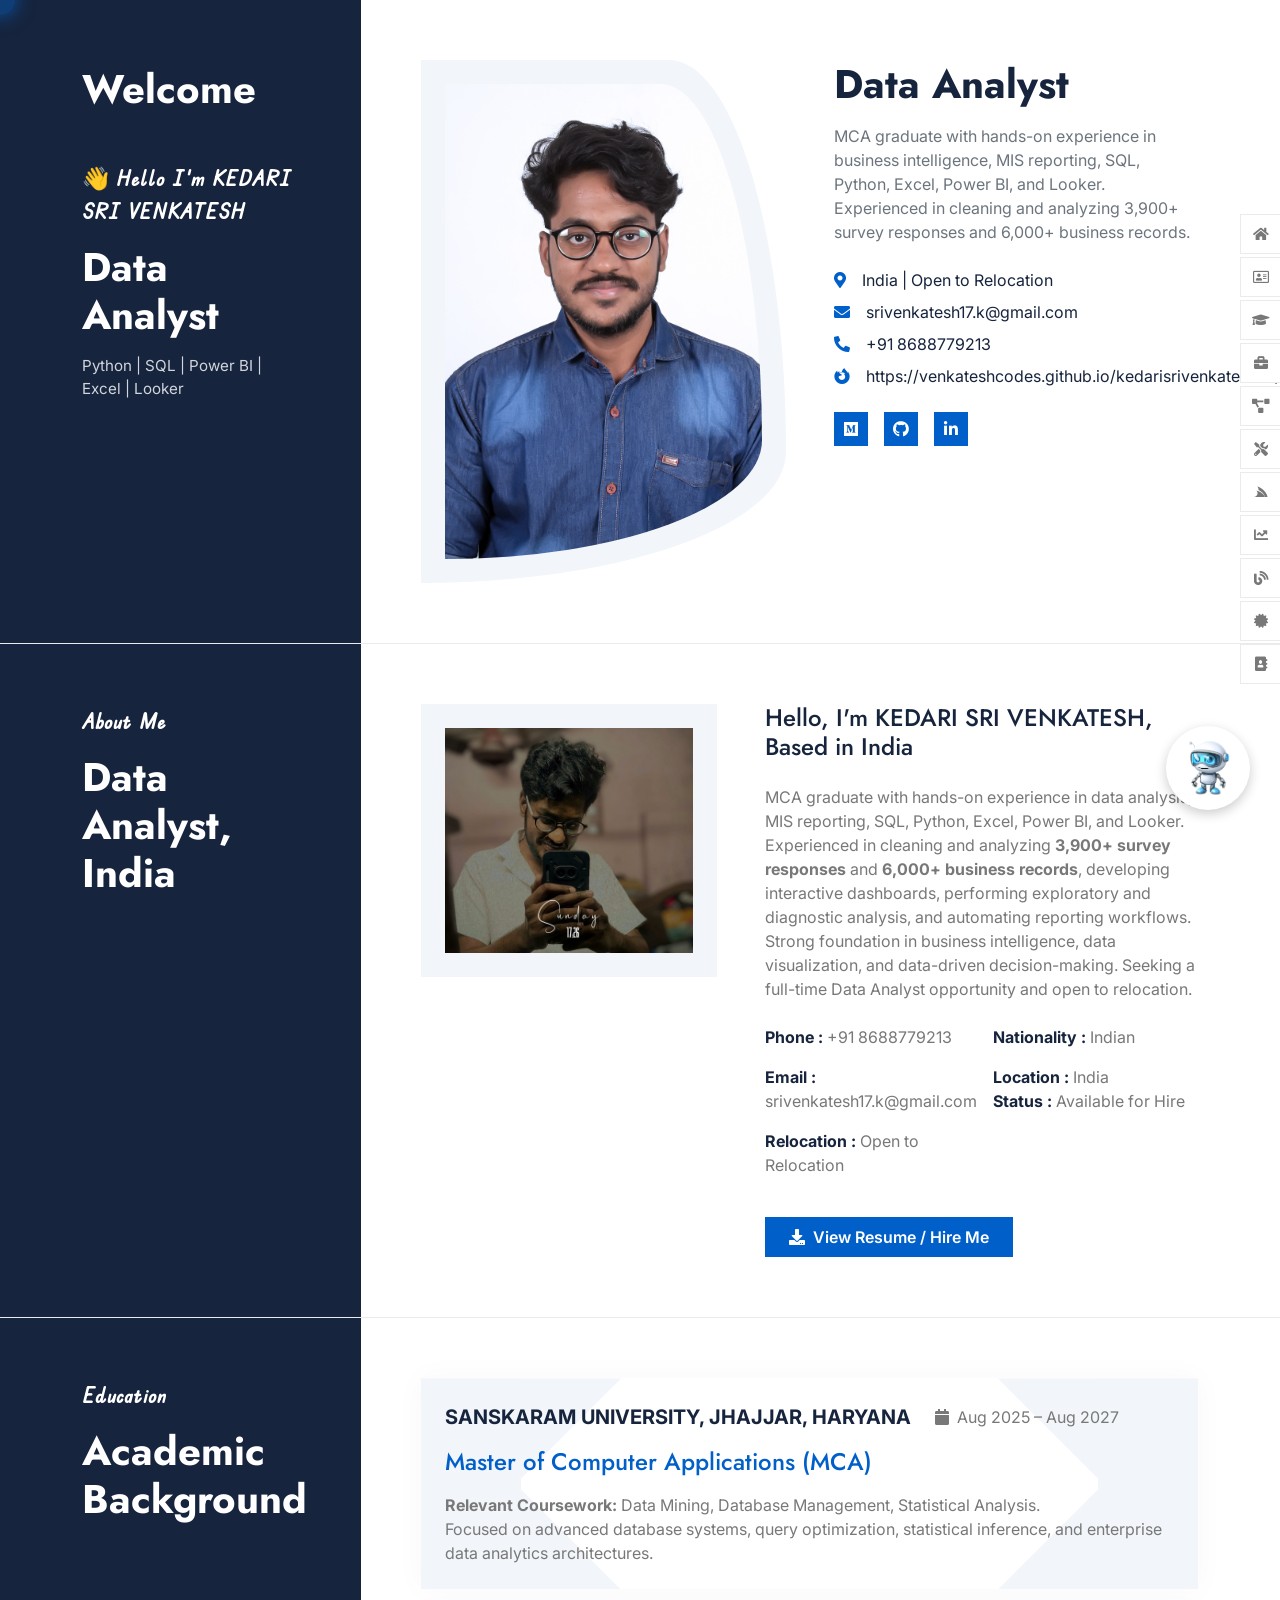
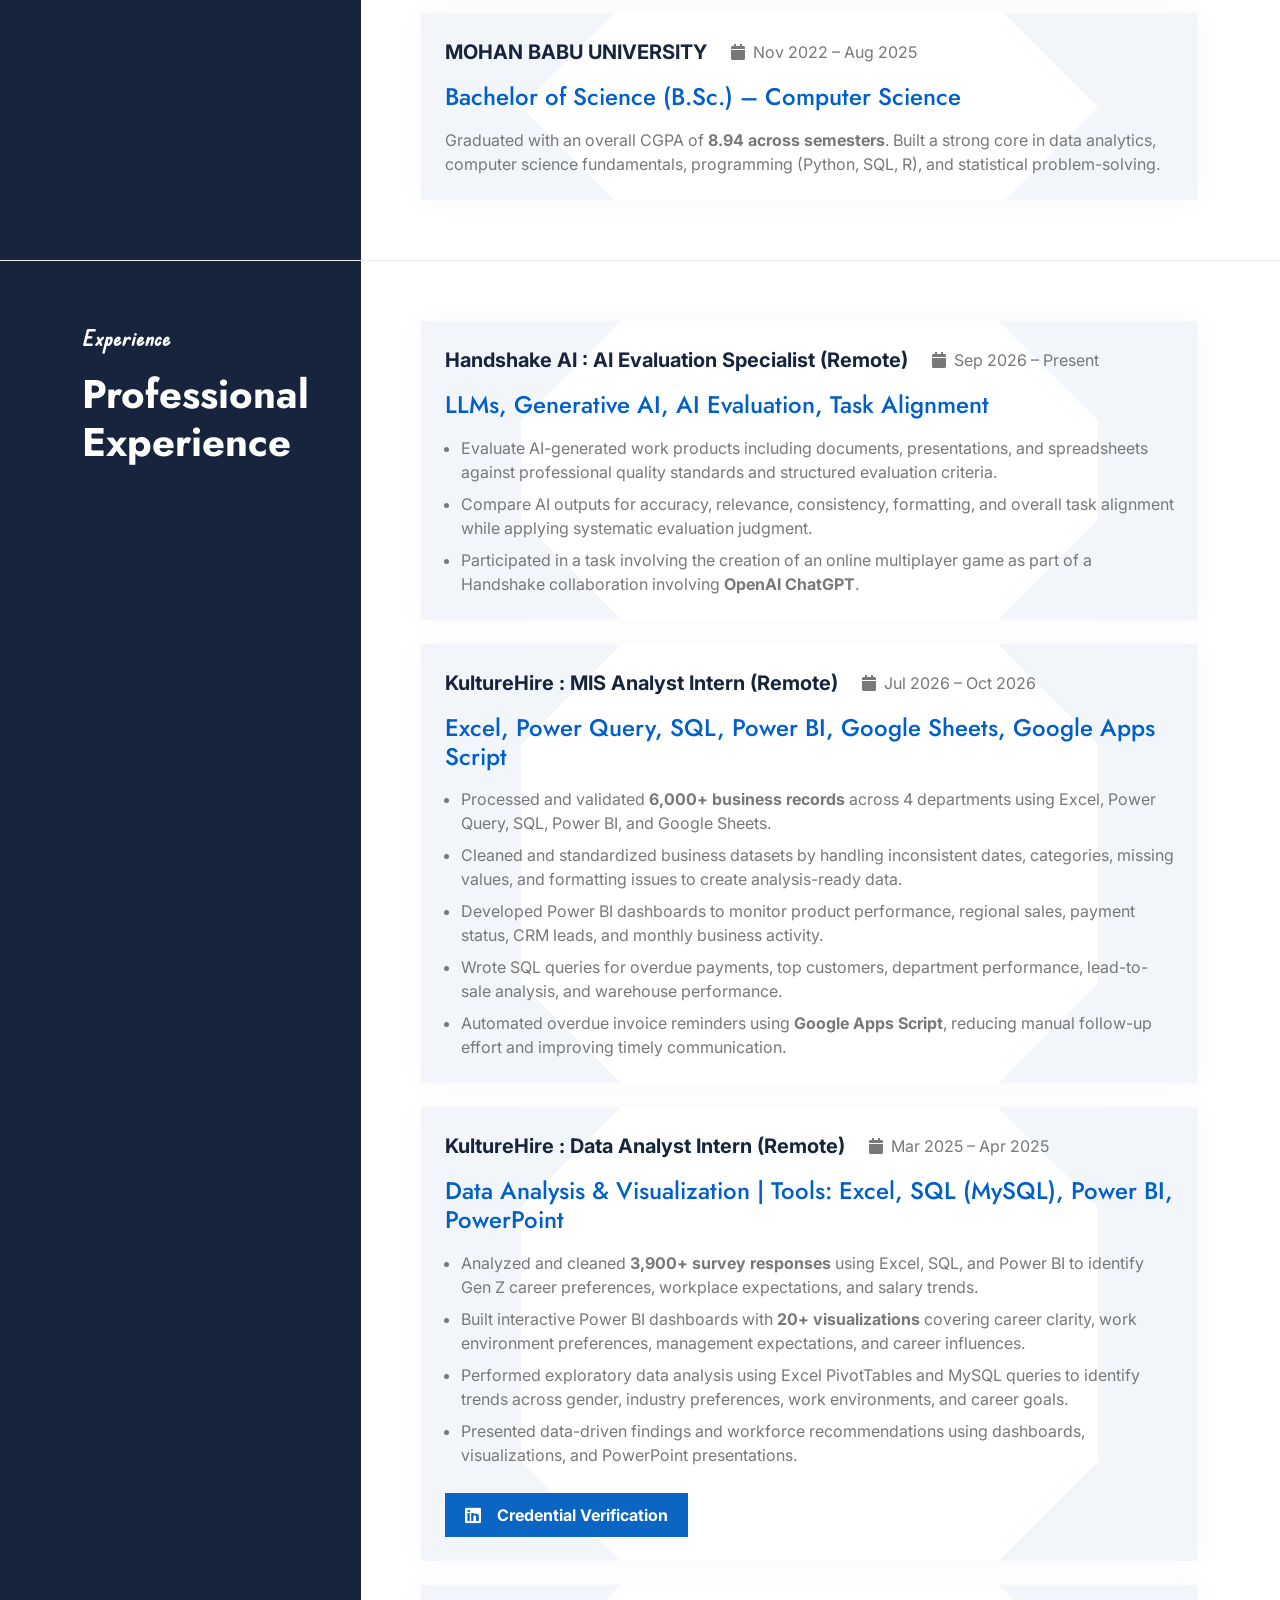
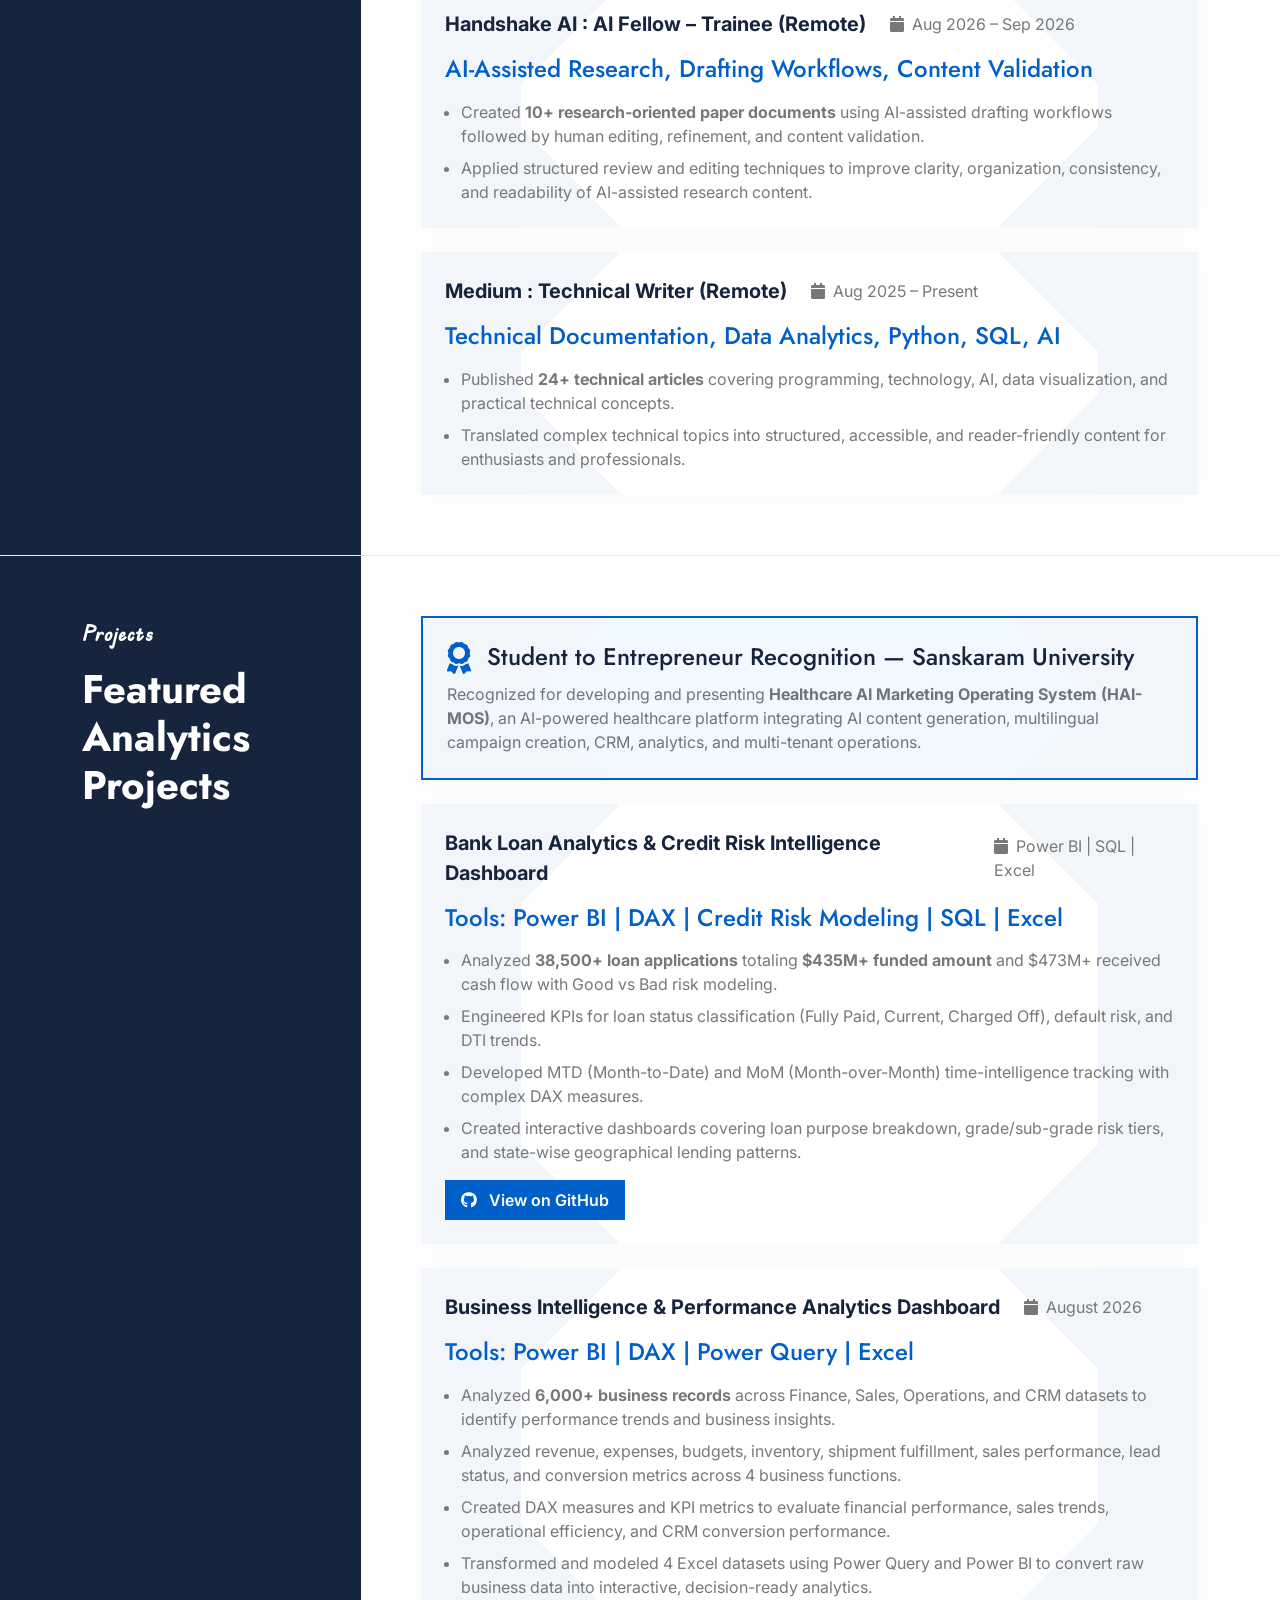
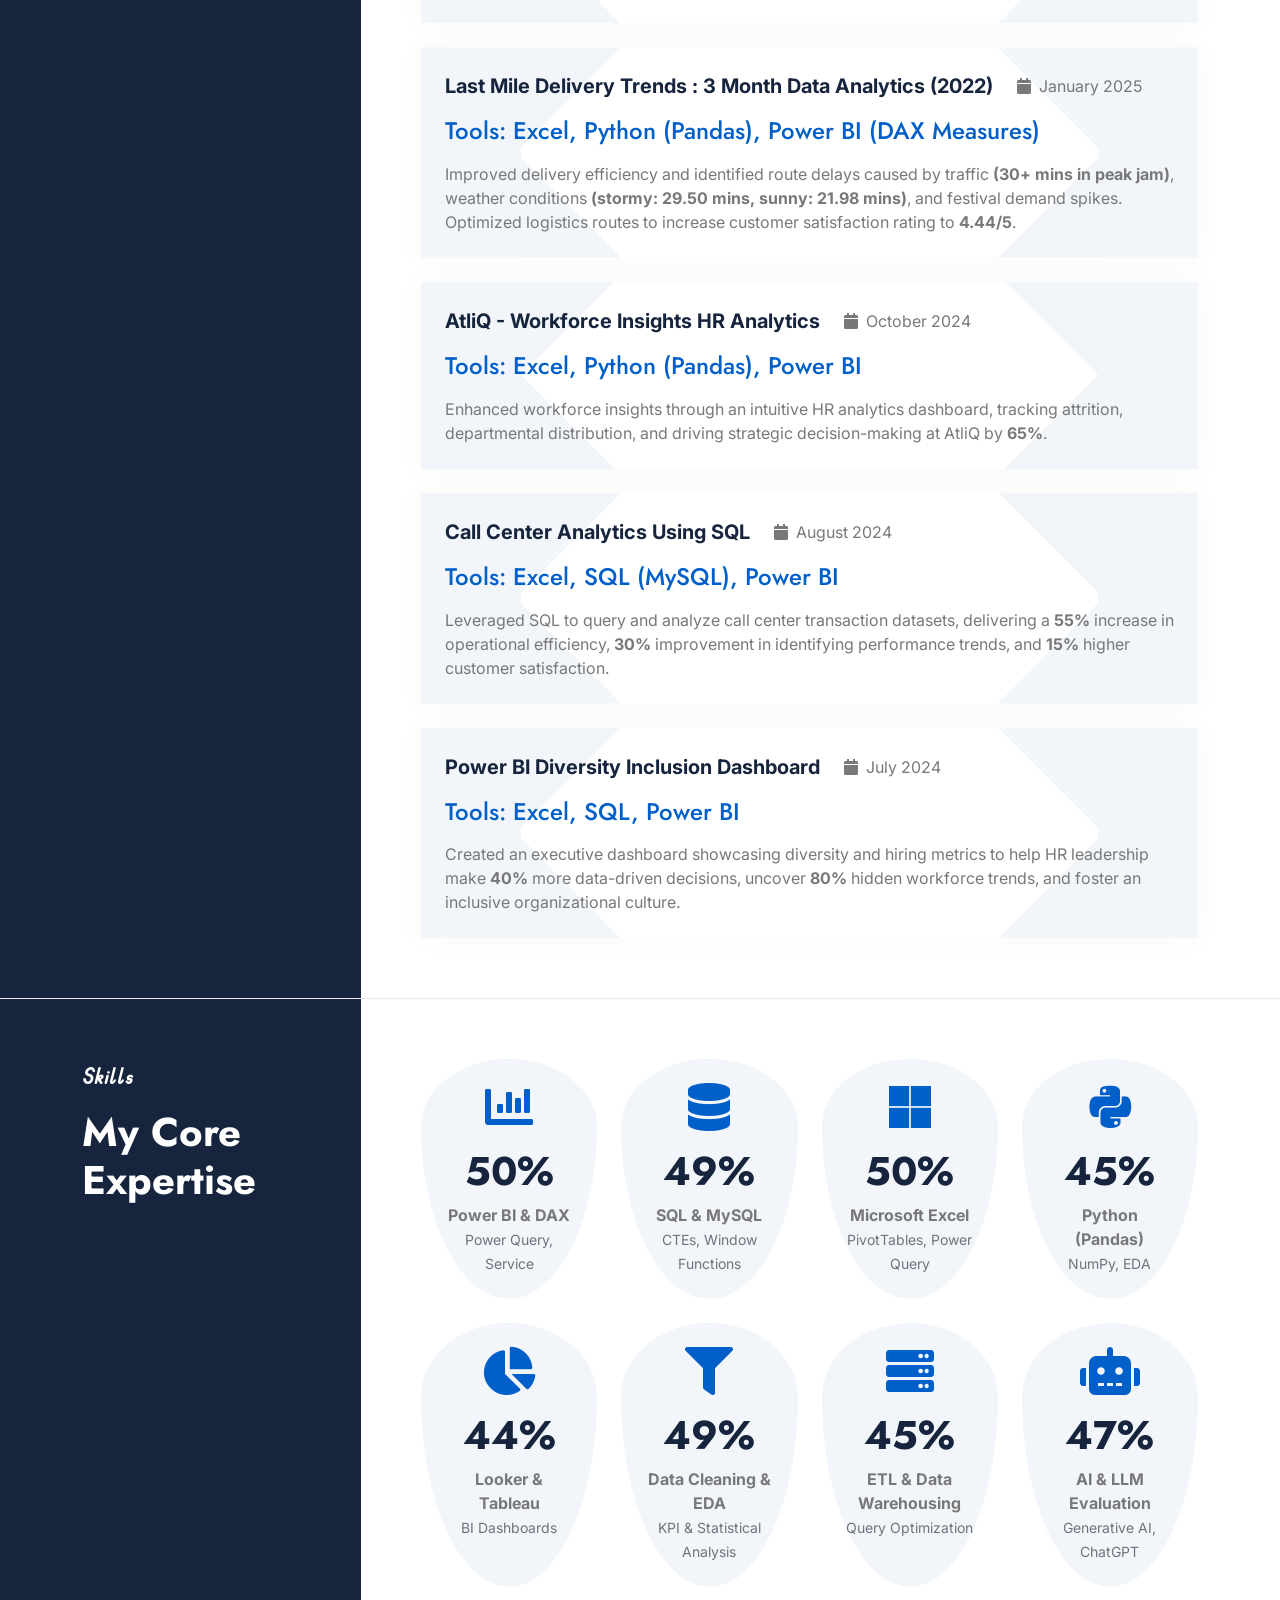
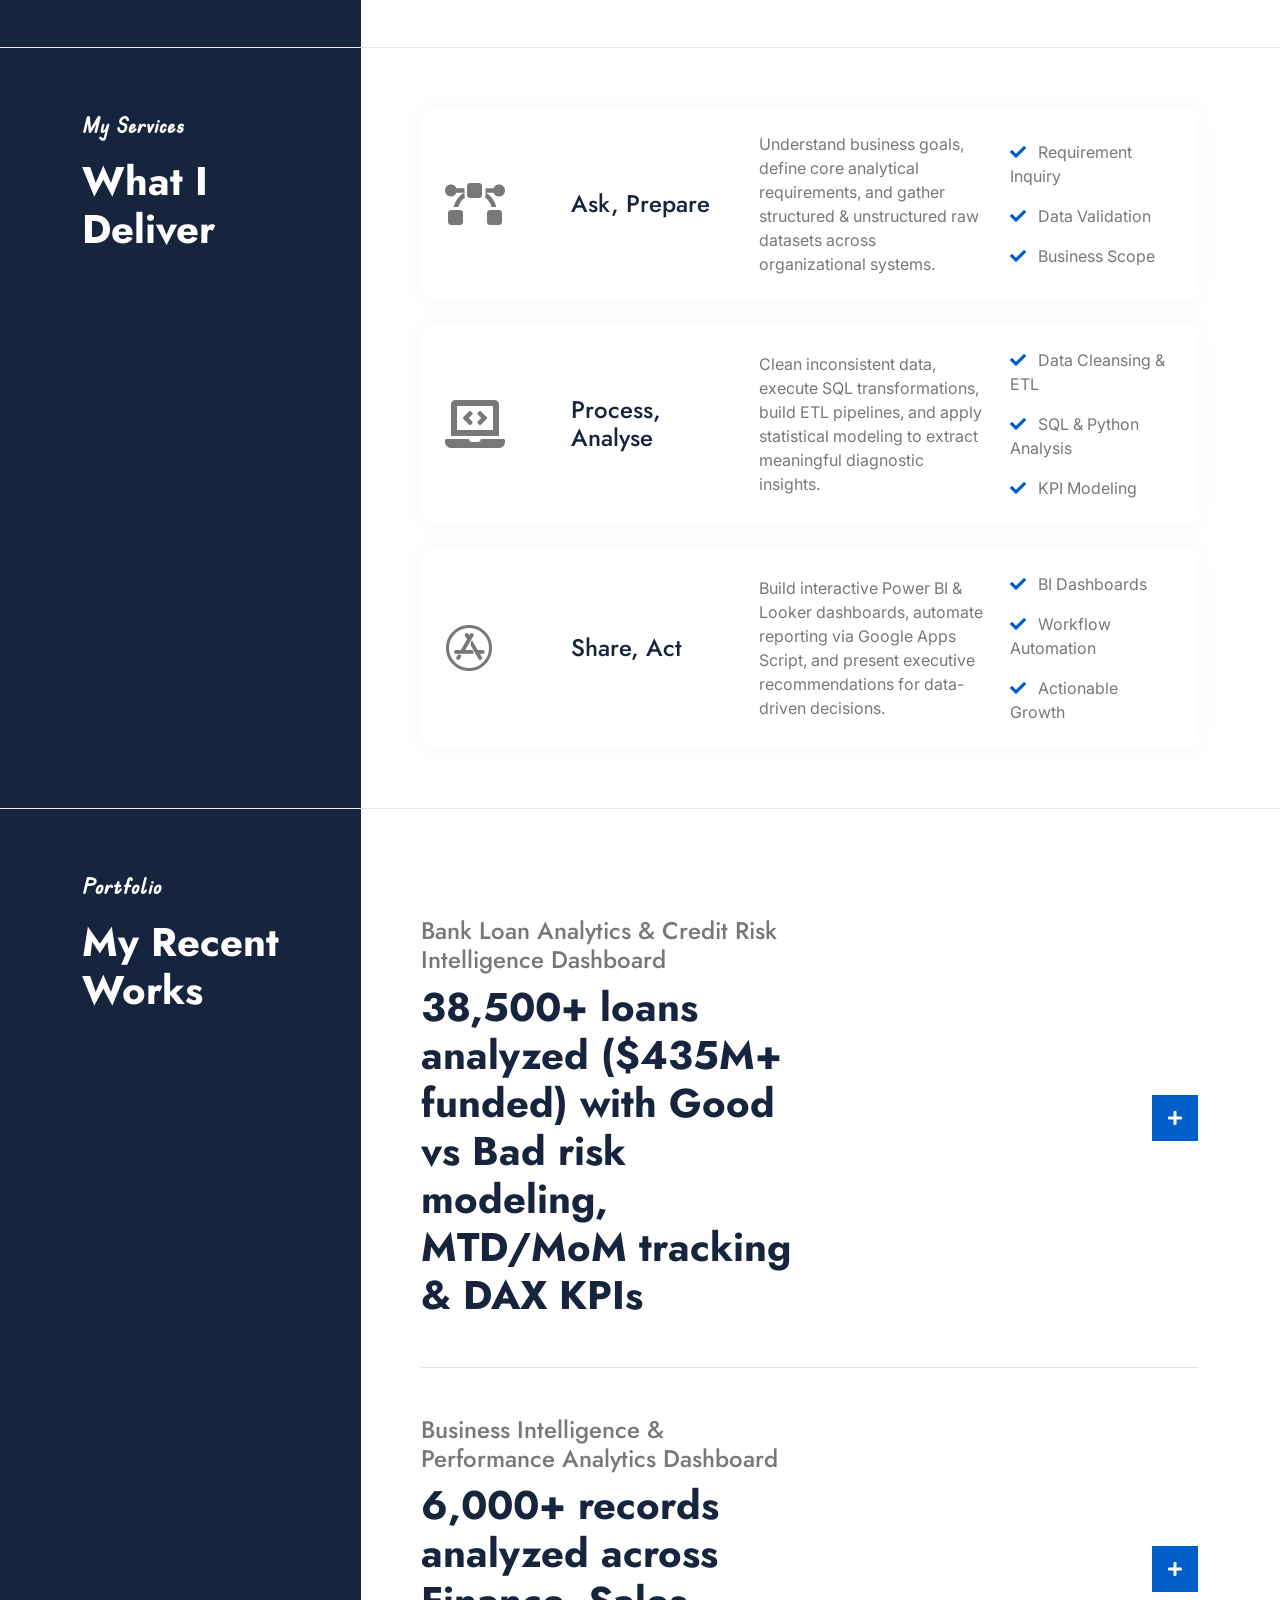
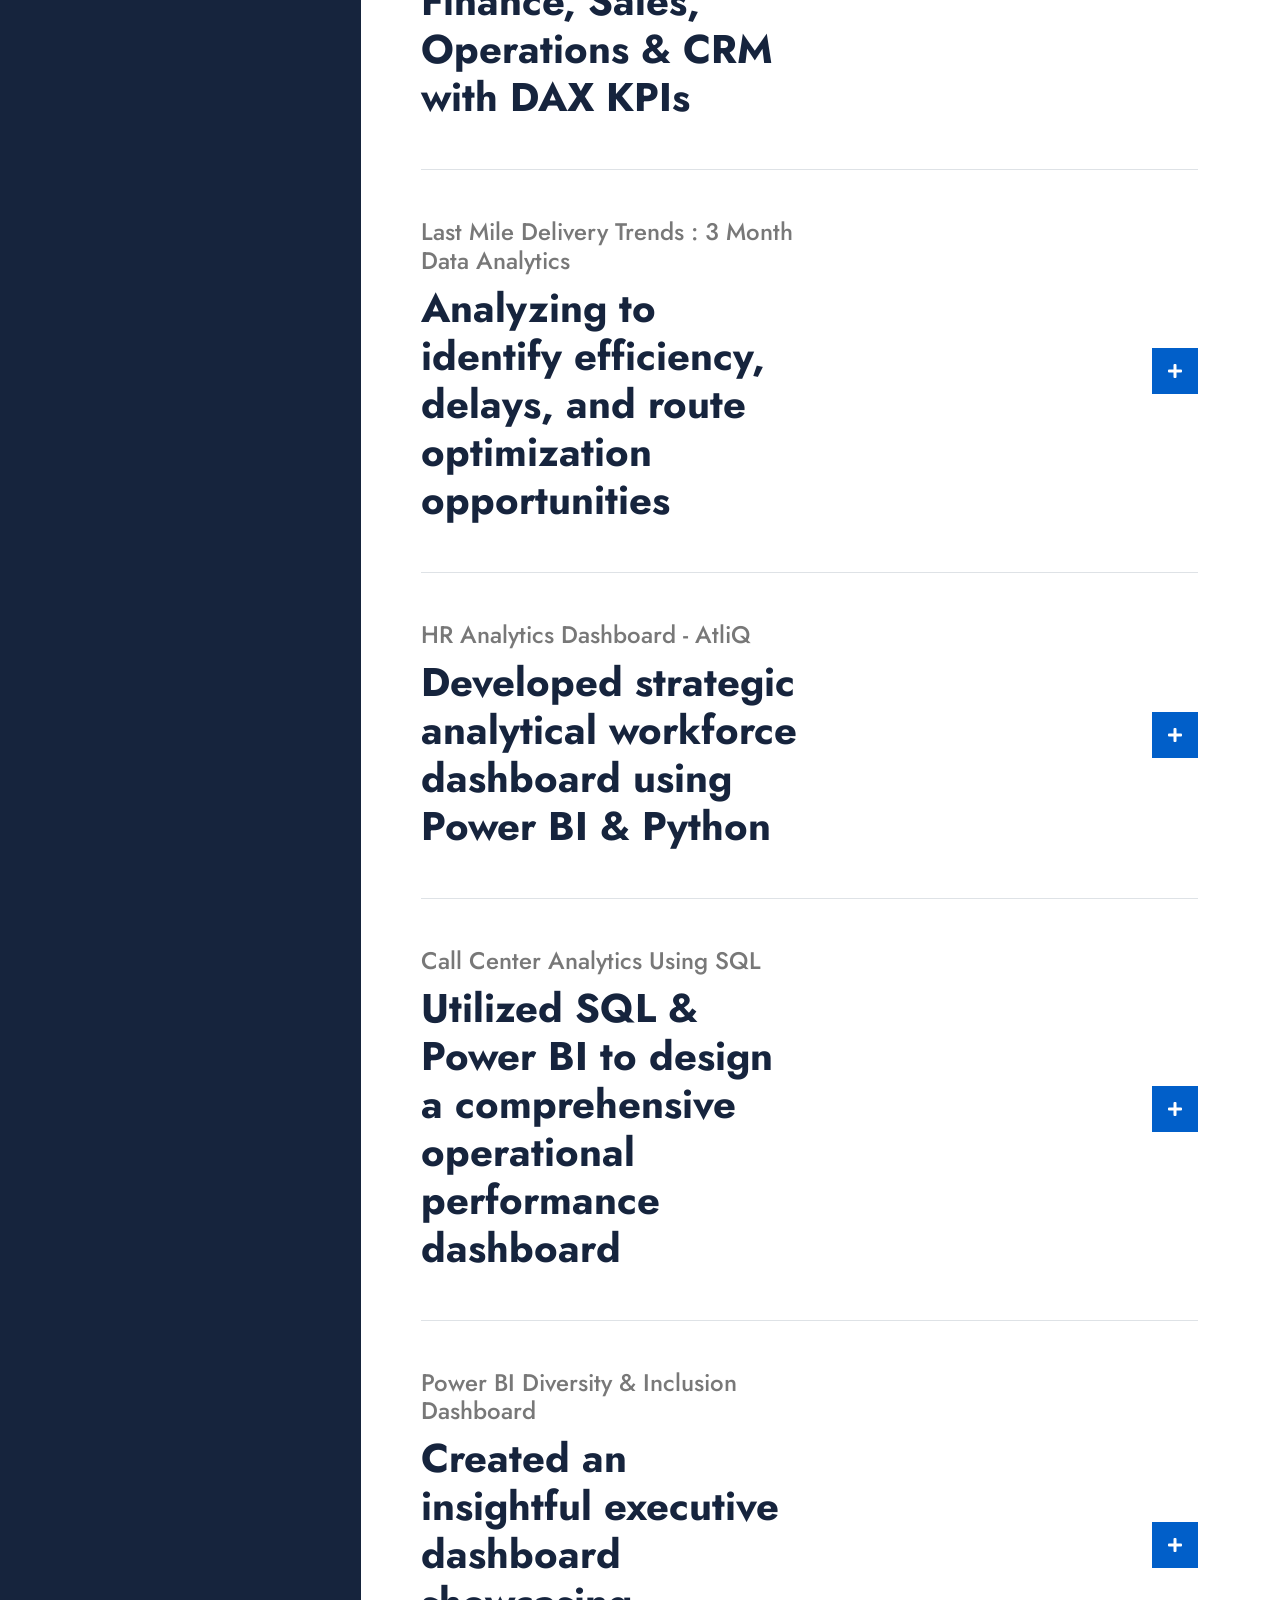
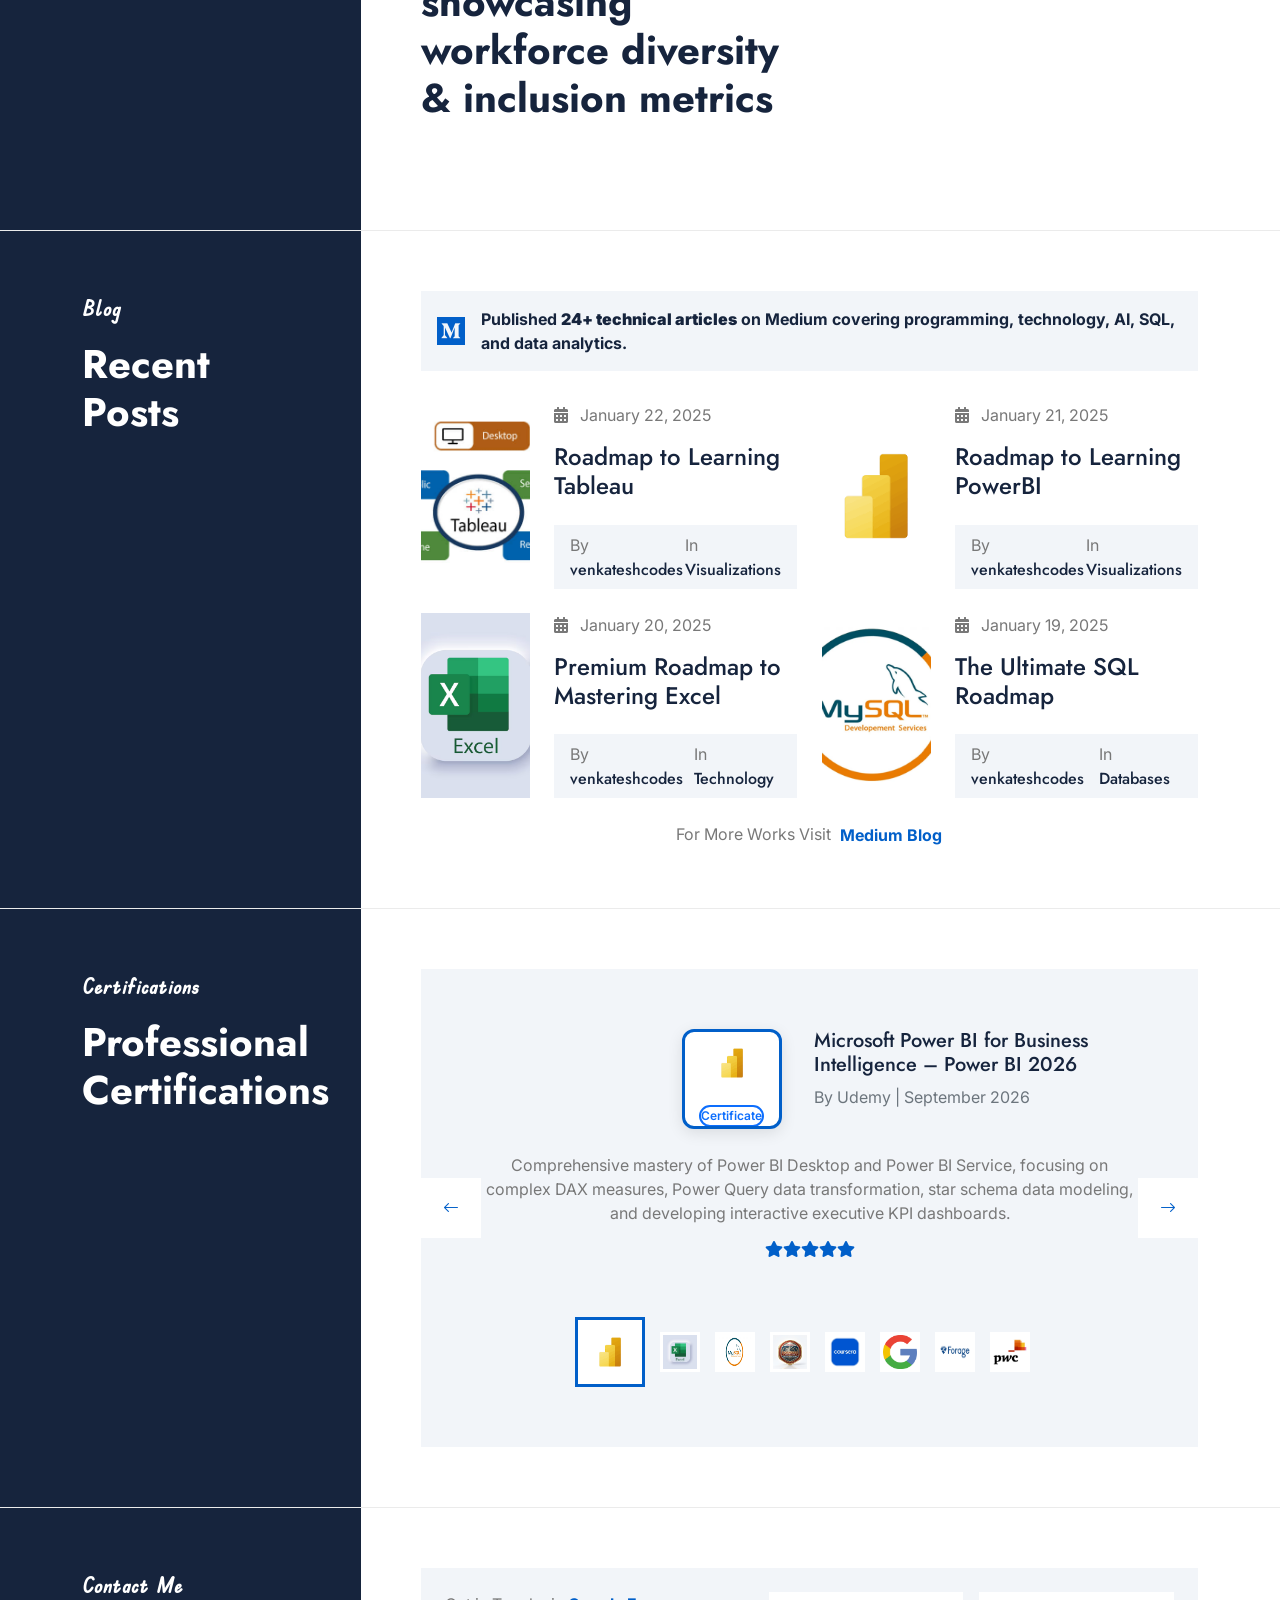
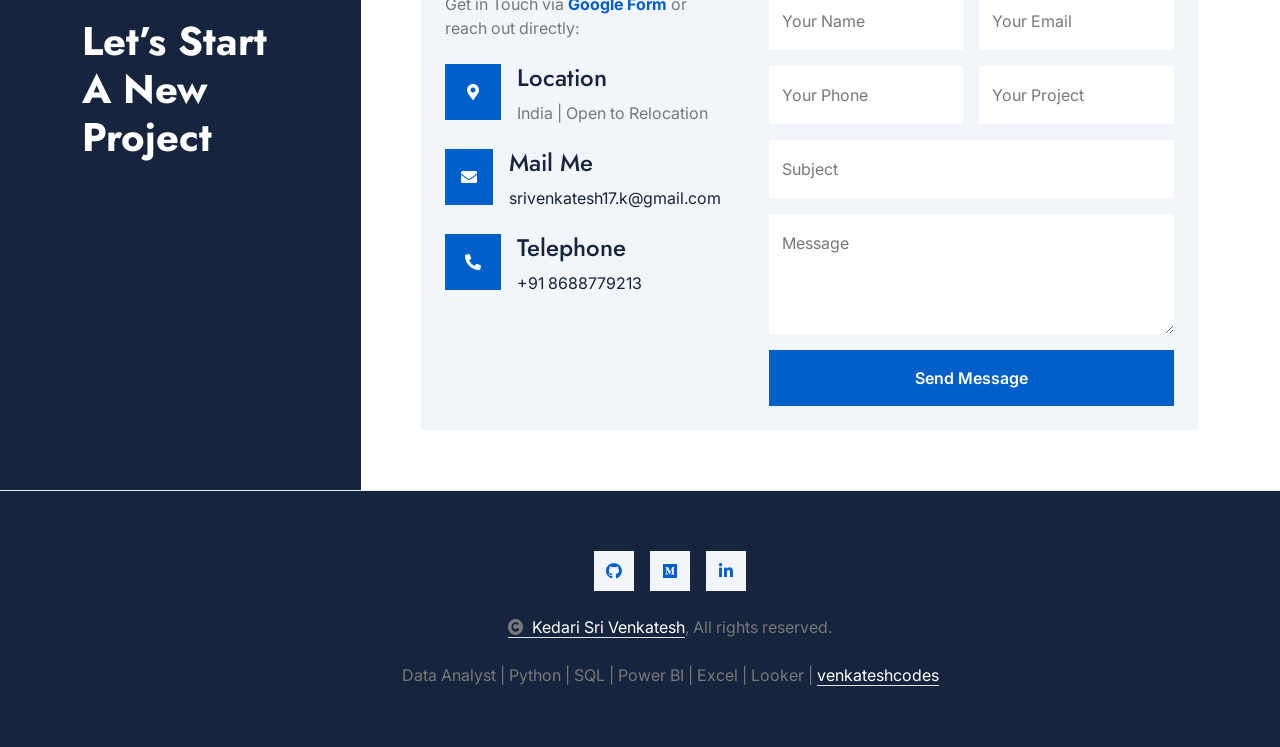
<file: index.html>
<!DOCTYPE html>
<html lang="en">

    <head>
        <meta charset="utf-8">
        <title>Kedari Sri Venkatesh | Data Analyst Portfolio</title>
        <meta content="width=device-width, initial-scale=1.0" name="viewport">
        <meta content="Kedari Sri Venkatesh, Data Analyst, Power BI, SQL, Python, Excel, Looker, Business Intelligence, MIS Analyst, Portfolio" name="keywords">
        <meta content="Portfolio of Kedari Sri Venkatesh - Data Analyst specializing in Python, SQL, Power BI, Excel, Looker, Business Intelligence, and AI Evaluation." name="description">
        <link rel="icon" type="image/png" href="img/Portfolio Logo.png">

        <!-- Google Web Fonts -->
        <link rel="preconnect" href="https://fonts.googleapis.com">
        <link rel="preconnect" href="https://fonts.gstatic.com" crossorigin>
        <link href="https://fonts.googleapis.com/css2?family=Inter:wght@100..900&family=Edu+TAS+Beginner:wght@400..700&family=Jost:ital,wght@0,100..900;1,100..900&display=swap" rel="stylesheet">

        <!-- Icon Font Stylesheet -->
        <link rel="stylesheet" href="https://use.fontawesome.com/releases/v5.15.4/css/all.css"/>
        <link href="https://cdn.jsdelivr.net/npm/bootstrap-icons@1.4.1/font/bootstrap-icons.css" rel="stylesheet">

        <!-- Libraries Stylesheet -->
        <link rel="stylesheet" href="lib/animate/animate.min.css"/>
        <link href="lib/lightbox/css/lightbox.min.css" rel="stylesheet">
        <link href="lib/owlcarousel/assets/owl.carousel.min.css" rel="stylesheet">

        <!-- Customized Bootstrap Stylesheet -->
        <link href="css/bootstrap.min.css" rel="stylesheet">

        <!-- Template Stylesheet -->
        <link href="css/style.css" rel="stylesheet">
    </head>

    <body>

        <!-- Spinner Start -->
        <div id="spinner" class="show bg-white position-fixed translate-middle w-100 vh-100 top-50 start-50 d-flex align-items-center justify-content-center">
            <div class="spinner-border text-primary" style="width: 3rem; height: 3rem;" role="status">
                <span class="sr-only">Loading...</span>
            </div>
        </div>
        <!-- Spinner End -->


        <!-- Navbar Start -->
        <div class="container-fluid nav-section border-0">
            <nav class="navbar navbar-light">
                <div class="navbar-nav flex-column">
                    <a href="#pigrHome" class="nav-item nav-link active"><span class="fa fa-home"></span> KsvHome</a>
                    <a href="#pigraAbout" class="nav-item nav-link"><span class="far fa-address-card"></span> KsvAbout</a>
                    <a href="#pigraEducation" class="nav-item nav-link"><span class="fas fa-graduation-cap"></span> KsvEducation</a>
                    <a href="#pigraExperience" class="nav-item nav-link"><span class="fas fa-briefcase"></span> KsvExperience</a>
                    <a href="#pigraProjects" class="nav-item nav-link"><span class="fas fa-project-diagram"></span> KsvProjects</a>
                    <a href="#pigraSkills" class="nav-item nav-link"><span class="fas fa-tools"></span> KsvSkills</a>
                    <a href="#pigraService" class="nav-item nav-link"><span class="fab fa-servicestack"></span> KsvService</a>
                    <a href="#pigraPortfolio" class="nav-item nav-link"><span class="fas fa-chart-line"></span> KsvPortfolio</a>
                    <a href="#pigraBlog" class="nav-item nav-link"><span class="fa fa-blog"></span> KsvBlog</a>
                    <a href="#pigraCertificates" class="nav-item nav-link"><span class="fas fa-certificate"></span> KsvCertificates</a>
                    <a href="#pigraContact" class="nav-item nav-link"><span class="fas fa-address-book"></span> KsvContact</a>
                </div>
            </nav>
        </div>
        <!-- Navbar End -->

        <!-- Header Start -->
        <div class="container-fluid" id="pigrHome">
            <div class="container">
                <div class="row g-0">
                    <div class="col-12 col-lg-3">
                        <div class="header-content bg-dark h-100 pt-6 pe-6 pb-6">
                            <a href="index.html" class="navbar-brand d-inline-flex pb-5 wow fadeInUp" data-wow-delay="0.1s">
                                <h1 class="display-6 text-white mb-0">Welcome</h1>
                            </a>
                            <div class="text-start d-flex flex-column justify-content-center wow fadeInUp" data-wow-delay="0.3s">
                                <p class="text-white sub-title">👋 Hello I'm KEDARI SRI VENKATESH</p>
                                <h1 class="display-6 text-white mb-0">Data Analyst</h1>
                                <p class="text-light mt-3 mb-0" style="font-size: 0.95rem; opacity: 0.85;">Python | SQL | Power BI | Excel | Looker</p>
                            </div>
                        </div>
                    </div>
                    <div class="col-12 col-lg-9">
                        <div class="header-img d-flex h-100 pt-6 ps-6 pb-6">
                            <div class="row g-5">
                                <div class="col-xl-6 wow fadeInUp" data-wow-delay="0.1s">
                                    <div class="bg-light p-4" style="border-radius: 68% 32% 100% 0% / 0% 75% 25% 100%;">
                                        <img src="img/about-image4.jpg" class="img-fluid w-100" style="border-radius: 68% 32% 100% 0% / 0% 75% 25% 100%;" alt="Image">
                                    </div>
                                </div>
                                <div class="col-xl-6 wow fadeInUp" data-wow-delay="0.3s">
                                    <h1 class="display-6 mb-3">Data Analyst</h1>
                                    <p class="mb-4 text-muted">
                                        MCA graduate with hands-on experience in business intelligence, MIS reporting, SQL, Python, Excel, Power BI, and Looker. Experienced in cleaning and analyzing 3,900+ survey responses and 6,000+ business records.
                                    </p>
                                    <div class="d-flex align-items-center mb-2">
                                        <i class="fas fa-map-marker-alt text-primary me-3"></i>
                                        <p class="text-dark mb-0">India | Open to Relocation</p>
                                    </div>
                                    <div class="d-flex align-items-center mb-2">
                                        <i class="fas fa-envelope text-primary me-3"></i>
                                        <p class="text-dark mb-0">srivenkatesh17.k@gmail.com</p>
                                    </div>
                                    <div class="d-flex align-items-center mb-2">
                                        <i class="fa fa-phone-alt text-primary me-3"></i>
                                        <p class="text-dark mb-0">+91 8688779213</p>
                                    </div>
                                    <div class="d-flex align-items-center mb-4">
                                        <i class="fab fa-firefox-browser text-primary me-3"></i>
                                        <p class="text-dark mb-0">https://venkateshcodes.github.io/kedarisrivenkatesh.io/</p>
                                    </div>
                                    <div class="d-flex">
                                        <a class="btn btn-primary btn-sm-square me-3" href="https://medium.com/@srivenkatesh6.k" target="_blank" title="Medium"><i class="fab fa-medium text-white"></i></a>
                                        <a class="btn btn-primary btn-sm-square me-3" href="https://github.com/venkateshcodes" target="_blank" title="GitHub"><i class="fab fa-github text-white"></i></a>
                                        <a class="btn btn-primary btn-sm-square me-0" href="https://www.linkedin.com/in/kedari-sri-venkatesh-359056347" target="_blank" title="LinkedIn"><i class="fab fa-linkedin-in text-white"></i></a>
                                    </div>
                                </div>
                            </div>
                        </div>
                    </div>
                </div>
            </div>
        </div>
        <!-- Header End -->


        <!-- About Start -->
        <div class="container-fluid" id="pigraAbout">
            <div class="container">
                <div class="row g-0">
                    <div class="col-12 col-lg-3">
                        <div class="about-header bg-dark h-100 pt-6 pe-6 pb-6">
                            <div class="text-start d-flex flex-column justify-content-center wow fadeInUp" data-wow-delay="0.1s">
                                <p class="text-white sub-title">About Me</p>
                                <h1 class="display-6 text-white mb-0">Data Analyst, India</h1>
                            </div>
                        </div>
                    </div>
                    <div class="col-12 col-lg-9">
                        <div class="about-content h-100 pt-6 ps-6 pb-6">
                            <div class="row g-5">
                                <div class="col-xl-5">
                                    <div class="about-img bg-light p-4 wow fadeInUp" data-wow-delay="0.1s">
                                        <img src="img/about-img3.jpg" class="img-fluid w-100" alt="Image">
                                        <div class="sosial-icon">
                                            <a class="btn btn-primary btn-sm-square mb-3" href="https://medium.com/@srivenkatesh6.k" target="_blank"><i class="fab fa-medium text-white"></i></a>
                                            <a class="btn btn-primary btn-sm-square mb-3" href="https://github.com/venkateshcodes" target="_blank"><i class="fab fa-github text-white"></i></a>
                                            <a class="btn btn-primary btn-sm-square mb-0" href="https://www.linkedin.com/in/kedari-sri-venkatesh-359056347" target="_blank"><i class="fab fa-linkedin-in text-white"></i></a>
                                        </div>
                                    </div>
                                </div>
                                <div class="col-xl-7 wow fadeInUp" data-wow-delay="0.3s">
                                    <h4 class="mb-4">Hello, I'm KEDARI SRI VENKATESH, Based in India</h4>
                                    <p class="mb-4">
                                        MCA graduate with hands-on experience in data analysis, MIS reporting, SQL, Python, Excel, Power BI, and Looker. Experienced in cleaning and analyzing <strong>3,900+ survey responses</strong> and <strong>6,000+ business records</strong>, developing interactive dashboards, performing exploratory and diagnostic analysis, and automating reporting workflows. Strong foundation in business intelligence, data visualization, and data-driven decision-making. Seeking a full-time Data Analyst opportunity and open to relocation.
                                    </p>
                                    <div class="row g-4 mb-4">
                                        <div class="col-6">
                                            <p><strong class="fw-bold text-dark">Phone :</strong> +91 8688779213</p>
                                            <p><strong class="fw-bold text-dark">Email :</strong> srivenkatesh17.k@gmail.com</p>
                                            <p><strong class="fw-bold text-dark">Relocation :</strong> Open to Relocation</p>
                                        </div>
                                        <div class="col-6">
                                            <p><strong class="fw-bold text-dark">Nationality :</strong> Indian </p>                                            
                                            <p class="mb-0"><strong class="fw-bold text-dark">Location :</strong> India</p>
                                            <p class="mb-0"><strong class="fw-bold text-dark">Status :</strong> Available for Hire</p>
                                        </div>
                                    </div>
                                    <a href="https://drive.google.com/file/d/1Mc9JFQ4wwDZTsFZNorjJMbLxlzYDCRFR/view?usp=sharing" target="_blank" class="btn btn-primary py-2 px-4"> <i class="fas fa-download me-2"></i>View Resume / Hire Me</a>
                                </div>
                            </div>
                        </div>
                    </div>
                </div>
            </div>
        </div>
        <!-- About End -->


        <!-- Education Start -->
        <div class="container-fluid" id="pigraEducation">
            <div class="container">
                <div class="row g-0">
                    <div class="col-lg-3">
                        <div class="education-header bg-dark h-100 pt-6 pe-6 pb-6">
                            <div class="text-start d-flex flex-column justify-content-center wow fadeInUp" data-wow-delay="0.1s">
                                <p class="text-white sub-title">Education</p>
                                <h1 class="display-6 text-white mb-0">Academic Background</h1>
                            </div>
                        </div>
                    </div>
                    <div class="col-lg-9">
                        <div class="education-content h-100 pt-6 ps-6 pb-6">
                            <div class="row g-4">
                                <div class="col-12">
                                    <div class="education-item rounded p-4 h-100 wow fadeInUp" data-wow-delay="0.1s">
                                        <div class="d-flex align-items-center mb-3">
                                            <p class="fs-5 mb-0 me-4 fw-bold text-dark">SANSKARAM UNIVERSITY, JHAJJAR, HARYANA</p>
                                            <div>
                                                <span class="fa fa-calendar me-1"></span> Aug 2025 – Aug 2027
                                            </div>
                                        </div>
                                        <h4 class="mb-3 text-primary">Master of Computer Applications (MCA)</h4>
                                        <p class="mb-0">
                                            <strong>Relevant Coursework:</strong> Data Mining, Database Management, Statistical Analysis.<br>
                                            Focused on advanced database systems, query optimization, statistical inference, and enterprise data analytics architectures.
                                        </p>
                                    </div>
                                </div>
                                <div class="col-12">
                                    <div class="education-item rounded p-4 h-100 wow fadeInUp" data-wow-delay="0.3s">
                                        <div class="d-flex align-items-center mb-3">
                                            <p class="fs-5 mb-0 me-4 fw-bold text-dark">MOHAN BABU UNIVERSITY</p>
                                            <div>
                                                <span class="fa fa-calendar me-1"></span> Nov 2022 – Aug 2025
                                            </div>
                                        </div>
                                        <h4 class="mb-3 text-primary">Bachelor of Science (B.Sc.) – Computer Science</h4>
                                        <p class="mb-0">
                                            Graduated with an overall CGPA of <strong>8.94 across semesters</strong>. Built a strong core in data analytics, computer science fundamentals, programming (Python, SQL, R), and statistical problem-solving.
                                        </p>
                                    </div>
                                </div>
                            </div>
                        </div>
                    </div>
                </div>
            </div>
        </div>
        <!-- Education End -->
        
        <!-- Experience Start -->
        <div class="container-fluid" id="pigraExperience">
            <div class="container">
                <div class="row g-0">
                    <div class="col-lg-3">
                        <div class="experience-header bg-dark h-100 pt-6 pe-6 pb-6">
                            <div class="text-start d-flex flex-column justify-content-center wow fadeInUp" data-wow-delay="0.1s">
                                <p class="text-white sub-title">Experience</p>
                                <h1 class="display-6 text-white mb-0">Professional Experience</h1>
                            </div>
                        </div>
                    </div>
                    <div class="col-lg-9">
                        <div class="experience-content h-100 pt-6 ps-6 pb-6">
                            <div class="row g-4">
                                <!-- AI Evaluation Specialist -->
                                <div class="col-12">
                                    <div class="experience-item rounded p-4 h-100 wow fadeInUp" data-wow-delay="0.1s">
                                        <div class="d-flex align-items-center mb-3">
                                            <p class="fs-5 mb-0 me-4 fw-bold text-dark">Handshake AI : AI Evaluation Specialist (Remote)</p>
                                            <div>
                                                <span class="fa fa-calendar me-1"></span> Sep 2026 – Present
                                            </div>
                                        </div>
                                        <h4 class="mb-3 text-primary">LLMs, Generative AI, AI Evaluation, Task Alignment</h4>
                                        <div class="project-section">
                                            <ul class="mb-0 ps-3">
                                                <li class="mb-2">Evaluate AI-generated work products including documents, presentations, and spreadsheets against professional quality standards and structured evaluation criteria.</li>
                                                <li class="mb-2">Compare AI outputs for accuracy, relevance, consistency, formatting, and overall task alignment while applying systematic evaluation judgment.</li>
                                                <li>Participated in a task involving the creation of an online multiplayer game as part of a Handshake collaboration involving <strong>OpenAI ChatGPT</strong>.</li>
                                            </ul>
                                        </div>
                                    </div>
                                </div>

                                <!-- MIS Analyst Intern -->
                                <div class="col-12">
                                    <div class="experience-item rounded p-4 h-100 wow fadeInUp" data-wow-delay="0.2s">
                                        <div class="d-flex align-items-center mb-3">
                                            <p class="fs-5 mb-0 me-4 fw-bold text-dark">KultureHire : MIS Analyst Intern (Remote)</p>
                                            <div>
                                                <span class="fa fa-calendar me-1"></span> Jul 2026 – Oct 2026
                                            </div>
                                        </div>
                                        <h4 class="mb-3 text-primary">Excel, Power Query, SQL, Power BI, Google Sheets, Google Apps Script</h4>
                                        <div class="project-section">
                                            <ul class="mb-0 ps-3">
                                                <li class="mb-2">Processed and validated <strong>6,000+ business records</strong> across 4 departments using Excel, Power Query, SQL, Power BI, and Google Sheets.</li>
                                                <li class="mb-2">Cleaned and standardized business datasets by handling inconsistent dates, categories, missing values, and formatting issues to create analysis-ready data.</li>
                                                <li class="mb-2">Developed Power BI dashboards to monitor product performance, regional sales, payment status, CRM leads, and monthly business activity.</li>
                                                <li class="mb-2">Wrote SQL queries for overdue payments, top customers, department performance, lead-to-sale analysis, and warehouse performance.</li>
                                                <li>Automated overdue invoice reminders using <strong>Google Apps Script</strong>, reducing manual follow-up effort and improving timely communication.</li>
                                            </ul>
                                        </div>
                                    </div>
                                </div>

                                <!-- Data Analyst Intern -->
                                <div class="col-12">
                                    <div class="experience-item rounded p-4 h-100 wow fadeInUp" data-wow-delay="0.3s">
                                        <div class="d-flex align-items-center mb-3">
                                            <p class="fs-5 mb-0 me-4 fw-bold text-dark">KultureHire : Data Analyst Intern (Remote)</p>
                                            <div>
                                                <span class="fa fa-calendar me-1"></span> Mar 2025 – Apr 2025
                                            </div>
                                        </div>
                                        <h4 class="mb-3 text-primary">Data Analysis & Visualization | Tools: Excel, SQL (MySQL), Power BI, PowerPoint</h4>
                                        <div class="project-section">
                                            <ul class="mb-3 ps-3">
                                                <li class="mb-2">Analyzed and cleaned <strong>3,900+ survey responses</strong> using Excel, SQL, and Power BI to identify Gen Z career preferences, workplace expectations, and salary trends.</li>
                                                <li class="mb-2">Built interactive Power BI dashboards with <strong>20+ visualizations</strong> covering career clarity, work environment preferences, management expectations, and career influences.</li>
                                                <li class="mb-2">Performed exploratory data analysis using Excel PivotTables and MySQL queries to identify trends across gender, industry preferences, work environments, and career goals.</li>
                                                <li>Presented data-driven findings and workforce recommendations using dashboards, visualizations, and PowerPoint presentations.</li>
                                            </ul>
                                        </div>
                                        <a href="https://drive.google.com/file/d/16cwOCmDc_XJtTqwAkph39ei-NQlOFpkl/view?usp=drive_link" target="_blank" class="btn-flat-linkedin">
                                            <i class="fab fa-linkedin"></i> Credential Verification
                                        </a>
                                    </div>
                                </div>

                                <!-- AI Fellow - Trainee -->
                                <div class="col-12">
                                    <div class="experience-item rounded p-4 h-100 wow fadeInUp" data-wow-delay="0.4s">
                                        <div class="d-flex align-items-center mb-3">
                                            <p class="fs-5 mb-0 me-4 fw-bold text-dark">Handshake AI : AI Fellow – Trainee (Remote)</p>
                                            <div>
                                                <span class="fa fa-calendar me-1"></span> Aug 2026 – Sep 2026
                                            </div>
                                        </div>
                                        <h4 class="mb-3 text-primary">AI-Assisted Research, Drafting Workflows, Content Validation</h4>
                                        <div class="project-section">
                                            <ul class="mb-0 ps-3">
                                                <li class="mb-2">Created <strong>10+ research-oriented paper documents</strong> using AI-assisted drafting workflows followed by human editing, refinement, and content validation.</li>
                                                <li>Applied structured review and editing techniques to improve clarity, organization, consistency, and readability of AI-assisted research content.</li>
                                            </ul>
                                        </div>
                                    </div>
                                </div>

                                <!-- Technical Writer -->
                                <div class="col-12">
                                    <div class="experience-item rounded p-4 h-100 wow fadeInUp" data-wow-delay="0.5s">
                                        <div class="d-flex align-items-center mb-3">
                                            <p class="fs-5 mb-0 me-4 fw-bold text-dark">Medium : Technical Writer (Remote)</p>
                                            <div>
                                                <span class="fa fa-calendar me-1"></span> Aug 2025 – Present
                                            </div>
                                        </div>
                                        <h4 class="mb-3 text-primary">Technical Documentation, Data Analytics, Python, SQL, AI</h4>
                                        <div class="project-section">
                                            <ul class="mb-0 ps-3">
                                                <li class="mb-2">Published <strong>24+ technical articles</strong> covering programming, technology, AI, data visualization, and practical technical concepts.</li>
                                                <li>Translated complex technical topics into structured, accessible, and reader-friendly content for enthusiasts and professionals.</li>
                                            </ul>
                                        </div>
                                    </div>
                                </div>
                            </div>
                        </div>
                    </div>
                </div>
            </div>
        </div>        
        <!-- Experience End -->

        <!-- Projects Start -->
        <div class="container-fluid" id="pigraProjects">
            <div class="container">
                <div class="row g-0">
                    <div class="col-lg-3">
                        <div class="experience-header bg-dark h-100 pt-6 pe-6 pb-6">
                            <div class="text-start d-flex flex-column justify-content-center wow fadeInUp" data-wow-delay="0.1s">
                                <p class="text-white sub-title">Projects</p>
                                <h1 class="display-6 text-white mb-0">Featured Analytics Projects</h1>
                            </div>
                        </div>
                    </div>
                    <div class="col-lg-9">
                        <div class="experience-content h-100 pt-6 ps-6 pb-6">
                            <div class="row g-4">
                                <!-- Achievement Banner -->
                                <div class="col-12">
                                    <div class="experience-item rounded p-4 h-100 wow fadeInUp border border-primary border-2" data-wow-delay="0.1s" style="background: rgba(0, 123, 255, 0.05);">
                                        <div class="d-flex align-items-center mb-2">
                                            <i class="fas fa-award fa-2x text-primary me-3"></i>
                                            <h4 class="mb-0 text-dark">Student to Entrepreneur Recognition — Sanskaram University</h4>
                                        </div>
                                        <p class="mb-0 text-muted">
                                            Recognized for developing and presenting <strong>Healthcare AI Marketing Operating System (HAI-MOS)</strong>, an AI-powered healthcare platform integrating AI content generation, multilingual campaign creation, CRM, analytics, and multi-tenant operations.
                                        </p>
                                    </div>
                                </div>

                                <!-- Featured Project: Bank Loan Analytics & Credit Risk Dashboard -->
                                <div class="col-12">
                                    <div class="experience-item rounded p-4 h-100 wow fadeInUp" data-wow-delay="0.15s">
                                        <div class="d-flex align-items-center mb-3">
                                            <p class="fs-5 mb-0 me-4 fw-bold text-dark">Bank Loan Analytics &amp; Credit Risk Intelligence Dashboard</p>
                                            <div>
                                                <span class="fa fa-calendar me-1"></span> Power BI | SQL | Excel
                                            </div>
                                        </div>
                                        <h4 class="mb-3 text-primary">Tools: Power BI | DAX | Credit Risk Modeling | SQL | Excel</h4>
                                        <ul class="mb-3 ps-3">
                                            <li class="mb-2">Analyzed <strong>38,500+ loan applications</strong> totaling <strong>$435M+ funded amount</strong> and $473M+ received cash flow with Good vs Bad risk modeling.</li>
                                            <li class="mb-2">Engineered KPIs for loan status classification (Fully Paid, Current, Charged Off), default risk, and DTI trends.</li>
                                            <li class="mb-2">Developed MTD (Month-to-Date) and MoM (Month-over-Month) time-intelligence tracking with complex DAX measures.</li>
                                            <li>Created interactive dashboards covering loan purpose breakdown, grade/sub-grade risk tiers, and state-wise geographical lending patterns.</li>
                                        </ul>
                                        <a href="https://github.com/venkateshcodes/Bank-Loan-Analytics" target="_blank" class="btn btn-primary py-2 px-3">
                                            <i class="fab fa-github me-2"></i> View on GitHub
                                        </a>
                                    </div>
                                </div>

                                <!-- Flagship Resume Project: Business Intelligence & Performance Analytics Dashboard -->
                                <div class="col-12">
                                    <div class="experience-item rounded p-4 h-100 wow fadeInUp" data-wow-delay="0.2s">
                                        <div class="d-flex align-items-center mb-3">
                                            <p class="fs-5 mb-0 me-4 fw-bold text-dark">Business Intelligence & Performance Analytics Dashboard</p>
                                            <div>
                                                <span class="fa fa-calendar me-1"></span> August 2026
                                            </div>
                                        </div>
                                        <h4 class="mb-3 text-primary">Tools: Power BI | DAX | Power Query | Excel</h4>
                                        <ul class="mb-0 ps-3">
                                            <li class="mb-2">Analyzed <strong>6,000+ business records</strong> across Finance, Sales, Operations, and CRM datasets to identify performance trends and business insights.</li>
                                            <li class="mb-2">Analyzed revenue, expenses, budgets, inventory, shipment fulfillment, sales performance, lead status, and conversion metrics across 4 business functions.</li>
                                            <li class="mb-2">Created DAX measures and KPI metrics to evaluate financial performance, sales trends, operational efficiency, and CRM conversion performance.</li>
                                            <li>Transformed and modeled 4 Excel datasets using Power Query and Power BI to convert raw business data into interactive, decision-ready analytics.</li>
                                        </ul>
                                    </div>
                                </div>

                                <!-- Project 2: Last Mile Delivery Trends -->
                                <div class="col-12">
                                    <div class="experience-item rounded p-4 h-100 wow fadeInUp" data-wow-delay="0.3s">
                                        <div class="d-flex align-items-center mb-3">
                                            <p class="fs-5 mb-0 me-4 fw-bold text-dark">Last Mile Delivery Trends : 3 Month Data Analytics (2022)</p>
                                            <div>
                                                <span class="fa fa-calendar me-1"></span> January 2025
                                            </div>
                                        </div>
                                        <h4 class="mb-3 text-primary">Tools: Excel, Python (Pandas), Power BI (DAX Measures)</h4>
                                        <p class="mb-0">
                                            Improved delivery efficiency and identified route delays caused by traffic <strong>(30+ mins in peak jam)</strong>, weather conditions <strong>(stormy: 29.50 mins, sunny: 21.98 mins)</strong>, and festival demand spikes. Optimized logistics routes to increase customer satisfaction rating to <strong>4.44/5</strong>.
                                        </p>
                                    </div>
                                </div>

                                <!-- Project 3: Atliq Workforce HR Analytics -->
                                <div class="col-12">
                                    <div class="experience-item rounded p-4 h-100 wow fadeInUp" data-wow-delay="0.4s">
                                        <div class="d-flex align-items-center mb-3">
                                            <p class="fs-5 mb-0 me-4 fw-bold text-dark">AtliQ - Workforce Insights HR Analytics</p>
                                            <div>
                                                <span class="fa fa-calendar me-1"></span> October 2024
                                            </div>
                                        </div>
                                        <h4 class="mb-3 text-primary">Tools: Excel, Python (Pandas), Power BI</h4>
                                        <p class="mb-0">
                                            Enhanced workforce insights through an intuitive HR analytics dashboard, tracking attrition, departmental distribution, and driving strategic decision-making at AtliQ by <strong>65%</strong>.
                                        </p>
                                    </div>
                                </div>

                                <!-- Project 4: Call Center Analytics -->
                                <div class="col-12">
                                    <div class="experience-item rounded p-4 h-100 wow fadeInUp" data-wow-delay="0.5s">
                                        <div class="d-flex align-items-center mb-3">
                                            <p class="fs-5 mb-0 me-4 fw-bold text-dark">Call Center Analytics Using SQL</p>
                                            <div>
                                                <span class="fa fa-calendar me-1"></span> August 2024
                                            </div>
                                        </div>
                                        <h4 class="mb-3 text-primary">Tools: Excel, SQL (MySQL), Power BI</h4>
                                        <p class="mb-0">
                                            Leveraged SQL to query and analyze call center transaction datasets, delivering a <strong>55%</strong> increase in operational efficiency, <strong>30%</strong> improvement in identifying performance trends, and <strong>15%</strong> higher customer satisfaction.
                                        </p>
                                    </div>
                                </div>

                                <!-- Project 5: Diversity Inclusion Dashboard -->
                                <div class="col-12">
                                    <div class="experience-item rounded p-4 h-100 wow fadeInUp" data-wow-delay="0.6s">
                                        <div class="d-flex align-items-center mb-3">
                                            <p class="fs-5 mb-0 me-4 fw-bold text-dark">Power BI Diversity Inclusion Dashboard</p>
                                            <div>
                                                <span class="fa fa-calendar me-1"></span> July 2024
                                            </div>
                                        </div>
                                        <h4 class="mb-3 text-primary">Tools: Excel, SQL, Power BI</h4>
                                        <p class="mb-0">
                                            Created an executive dashboard showcasing diversity and hiring metrics to help HR leadership make <strong>40%</strong> more data-driven decisions, uncover <strong>80%</strong> hidden workforce trends, and foster an inclusive organizational culture.
                                        </p>
                                    </div>
                                </div>
                            </div>
                        </div>
                    </div>
                </div>
            </div>
        </div>
        <!-- Projects End -->


        <!-- Skills Start -->
        <div class="container-fluid" id="pigraSkills">
            <div class="container">
                <div class="row g-0">
                    <div class="col-lg-3">
                        <div class="skills-header h-100 bg-dark pt-6 pe-6 pb-6">
                            <div class="text-start d-flex flex-column justify-content-center wow fadeInUp" data-wow-delay="0.1s">
                                <p class="text-white sub-title">Skills</p>
                                <h1 class="display-6 text-white mb-0">My Core Expertise</h1>
                            </div>
                        </div>
                    </div>
                    <div class="col-lg-9">
                        <div class="skills-content h-100 pt-6 ps-6 pb-6">
                            <div class="row g-4">
                                <div class="col-6 col-md-4 col-lg-4 col-xl-3">
                                    <div class="skills-item text-center rounded p-4 h-100 wow fadeInUp" data-wow-delay="0.1s">
                                        <div class="text-primary text-center mb-3"><span class="fas fa-chart-bar fa-3x"></span></div>
                                        <div class="counter-counting d-flex justify-content-center">
                                            <h4 class="display-6" data-toggle="counter-up">90</h4>
                                            <h4 class="display-6">%</h4>
                                        </div>
                                        <p class="mb-0 fw-bold">Power BI & DAX</p>
                                        <small class="text-muted">Power Query, Service</small>
                                    </div>
                                </div>
                                <div class="col-6 col-md-4 col-lg-4 col-xl-3">
                                    <div class="skills-item text-center rounded p-4 h-100 wow fadeInUp" data-wow-delay="0.2s">
                                        <div class="text-primary text-center mb-3"><span class="fas fa-database fa-3x"></span></div>
                                        <div class="counter-counting d-flex justify-content-center">
                                            <h4 class="display-6" data-toggle="counter-up">88</h4>
                                            <h4 class="display-6">%</h4>
                                        </div>
                                        <p class="mb-0 fw-bold">SQL & MySQL</p>
                                        <small class="text-muted">CTEs, Window Functions</small>
                                    </div>
                                </div>
                                <div class="col-6 col-md-4 col-lg-4 col-xl-3">
                                    <div class="skills-item text-center rounded p-4 h-100 wow fadeInUp" data-wow-delay="0.3s">
                                        <div class="text-primary text-center mb-3"><span class="fab fa-microsoft fa-3x"></span></div>
                                        <div class="counter-counting d-flex justify-content-center">
                                            <h4 class="display-6" data-toggle="counter-up">90</h4>
                                            <h4 class="display-6">%</h4>
                                        </div>
                                        <p class="mb-0 fw-bold">Microsoft Excel</p>
                                        <small class="text-muted">PivotTables, Power Query</small>
                                    </div>
                                </div>
                                <div class="col-6 col-md-4 col-lg-4 col-xl-3">
                                    <div class="skills-item text-center rounded p-4 h-100 wow fadeInUp" data-wow-delay="0.4s">
                                        <div class="text-primary text-center mb-3"><span class="fab fa-python fa-3x"></span></div>
                                        <div class="counter-counting d-flex justify-content-center">
                                            <h4 class="display-6" data-toggle="counter-up">82</h4>
                                            <h4 class="display-6">%</h4>
                                        </div>
                                        <p class="mb-0 fw-bold">Python (Pandas)</p>
                                        <small class="text-muted">NumPy, EDA</small>
                                    </div>
                                </div>
                                <div class="col-6 col-md-4 col-lg-4 col-xl-3">
                                    <div class="skills-item text-center rounded p-4 h-100 wow fadeInUp" data-wow-delay="0.5s">
                                        <div class="text-primary text-center mb-3"><span class="fas fa-chart-pie fa-3x"></span></div>
                                        <div class="counter-counting d-flex justify-content-center">
                                            <h4 class="display-6" data-toggle="counter-up">80</h4>
                                            <h4 class="display-6">%</h4>
                                        </div>
                                        <p class="mb-0 fw-bold">Looker & Tableau</p>
                                        <small class="text-muted">BI Dashboards</small>
                                    </div>
                                </div>
                                <div class="col-6 col-md-4 col-lg-4 col-xl-3">
                                    <div class="skills-item text-center rounded p-4 h-100 wow fadeInUp" data-wow-delay="0.6s">
                                        <div class="text-primary text-center mb-3"><span class="fas fa-filter fa-3x"></span></div>
                                        <div class="counter-counting d-flex justify-content-center">
                                            <h4 class="display-6" data-toggle="counter-up">88</h4>
                                            <h4 class="display-6">%</h4>
                                        </div>
                                        <p class="mb-0 fw-bold">Data Cleaning & EDA</p>
                                        <small class="text-muted">KPI & Statistical Analysis</small>
                                    </div>
                                </div>
                                <div class="col-6 col-md-4 col-lg-4 col-xl-3">
                                    <div class="skills-item text-center rounded p-4 h-100 wow fadeInUp" data-wow-delay="0.7s">
                                        <div class="text-primary text-center mb-3"><span class="fas fa-server fa-3x"></span></div>
                                        <div class="counter-counting d-flex justify-content-center">
                                            <h4 class="display-6" data-toggle="counter-up">82</h4>
                                            <h4 class="display-6">%</h4>
                                        </div>
                                        <p class="mb-0 fw-bold">ETL & Data Warehousing</p>
                                        <small class="text-muted">Query Optimization</small>
                                    </div>
                                </div>
                                <div class="col-6 col-md-4 col-lg-4 col-xl-3">
                                    <div class="skills-item text-center rounded p-4 h-100 wow fadeInUp" data-wow-delay="0.8s">
                                        <div class="text-primary text-center mb-3"><span class="fas fa-robot fa-3x"></span></div>
                                        <div class="counter-counting d-flex justify-content-center">
                                            <h4 class="display-6" data-toggle="counter-up">85</h4>
                                            <h4 class="display-6">%</h4>
                                        </div>
                                        <p class="mb-0 fw-bold">AI & LLM Evaluation</p>
                                        <small class="text-muted">Generative AI, ChatGPT</small>
                                    </div>
                                </div>
                            </div>
                        </div>
                    </div>
                </div>
            </div>
        </div>
        <!-- Skills End -->


        <!-- Service Start -->
        <div class="container-fluid" id="pigraService">
            <div class="container">
                <div class="row g-0">
                    <div class="col-lg-3">
                        <div class="service-header h-100 bg-dark pt-6 pe-6 pb-6">
                            <div class="text-start d-flex flex-column justify-content-center wow fadeInUp" data-wow-delay="0.1s">
                                <p class="text-white sub-title">My Services</p>
                                <h1 class="display-6 text-white mb-0">What I Deliver</h1>
                            </div>
                        </div>
                    </div>
                    <div class="col-lg-9">
                        <div class="service-content h-100 pt-6 ps-6 pb-6">
                            <div class="row g-4">
                                <div class="col-12">
                                    <div class="service-item p-4 wow fadeInUp" data-wow-delay="0.1s">
                                        <div class="row g-4 align-items-center">
                                            <div class="col-xl-2">
                                                <i class="fas fa-bezier-curve fa-3x"></i>
                                            </div>
                                            <div class="col-xl-3">
                                                <a href="#pigraService" class="h4 mb-0">Ask, Prepare</a>
                                            </div>
                                            <div class="col-xl-4">
                                                <p class="mb-0">Understand business goals, define core analytical requirements, and gather structured & unstructured raw datasets across organizational systems.
                                                </p>
                                            </div>
                                            <div class="col-xl-3">
                                                <p><i class="fa fa-check me-2 text-primary"></i> Requirement Inquiry</p>
                                                <p><i class="fa fa-check me-2 text-primary"></i> Data Validation</p>
                                                <p class="mb-0"><i class="fa fa-check me-2 text-primary"></i> Business Scope</p>
                                            </div>
                                        </div>
                                    </div>
                                </div>
                                <div class="col-12">
                                    <div class="service-item p-4 wow fadeInUp" data-wow-delay="0.3s">
                                        <div class="row g-4 align-items-center">
                                            <div class="col-xl-2">
                                                <i class="fas fa-laptop-code fa-3x"></i>
                                            </div>
                                            <div class="col-xl-3">
                                                <a href="#pigraService" class="h4 mb-0">Process, Analyse</a>
                                            </div>
                                            <div class="col-xl-4">
                                                <p class="mb-0">Clean inconsistent data, execute SQL transformations, build ETL pipelines, and apply statistical modeling to extract meaningful diagnostic insights.
                                                </p>
                                            </div>
                                            <div class="col-xl-3">
                                                <p><i class="fa fa-check me-2 text-primary"></i> Data Cleansing & ETL</p>                                             
                                                <p><i class="fa fa-check me-2 text-primary"></i> SQL & Python Analysis</p>
                                                <p class="mb-0"><i class="fa fa-check me-2 text-primary"></i> KPI Modeling</p>
                                            </div>
                                        </div>
                                    </div>
                                </div>
                                <div class="col-12">
                                    <div class="service-item p-4 wow fadeInUp" data-wow-delay="0.5s">
                                        <div class="row g-4 align-items-center">
                                            <div class="col-xl-2">
                                                <i class="fab fa-app-store fa-3x"></i>
                                            </div>
                                            <div class="col-xl-3">
                                                <a href="#pigraService" class="h4 mb-0">Share, Act</a>
                                            </div>
                                            <div class="col-xl-4">
                                                <p class="mb-0">Build interactive Power BI & Looker dashboards, automate reporting via Google Apps Script, and present executive recommendations for data-driven decisions.
                                                </p>
                                            </div>
                                            <div class="col-xl-3">
                                                <p><i class="fa fa-check me-2 text-primary"></i> BI Dashboards</p>
                                                <p><i class="fa fa-check me-2 text-primary"></i> Workflow Automation</p>
                                                <p class="mb-0"><i class="fa fa-check me-2 text-primary"></i> Actionable Growth</p>
                                            </div>
                                        </div>
                                    </div>
                                </div>
                            </div>
                        </div>
                    </div>
                </div>
            </div>
        </div>
        <!-- Service End -->


        <!-- Portfolio Start -->
        <div class="container-fluid" id="pigraPortfolio">
            <div class="container">
                <div class="row g-0">
                    <div class="col-lg-3">
                        <div class="portfolio-header h-100 bg-dark pt-6 pe-6 pb-6">
                            <div class="text-start d-flex flex-column justify-content-center wow fadeInUp" data-wow-delay="0.1s">
                                <p class="text-white sub-title">Portfolio</p>
                                <h1 class="display-6 text-white mb-0">My Recent Works</h1>
                            </div>
                        </div>
                    </div>
                    <div class="col-lg-9">
                        <div class="portfolio-content h-100 pt-6 ps-6 pb-6">
                            <!-- Featured Project: Bank Loan Analytics & Credit Risk Dashboard -->
                            <div class="portfolio-item py-5 border-bottom wow fadeInUp" data-wow-delay="0.1s">
                                <div class="row g-4 align-items-center">
                                    <div class="col-xl-6">
                                        <h4 class="text-body">Bank Loan Analytics &amp; Credit Risk Intelligence Dashboard</h4>
                                        <h1 class="display-6 mb-0">38,500+ loans analyzed ($435M+ funded) with Good vs Bad risk modeling, MTD/MoM tracking &amp; DAX KPIs</h1>
                                    </div>
                                    <div class="col-9 col-xl-4">
                                        <div class="portfolio-img">
                                            <div class="portfolio-img-inner">
                                                <img src="screenshots/dashboard-overview.png" class="img-fluid" alt="Bank Loan Analytics Dashboard">
                                            </div>
                                        </div>
                                    </div>
                                    <div class="col-3 col-xl-2">
                                        <div class="view-img">
                                            <a href="https://github.com/venkateshcodes/Bank-Loan-Analytics" class="btn btn-primary btn-lg-square" target="_blank" title="View Project on GitHub"><i class="fas fa-plus"></i></a>
                                        </div>
                                    </div>
                                </div>
                            </div>

                            <!-- Featured New Project from Resume -->
                            <div class="portfolio-item py-5 border-bottom wow fadeInUp" data-wow-delay="0.2s">
                                <div class="row g-4 align-items-center">
                                    <div class="col-xl-6">
                                        <h4 class="text-body">Business Intelligence & Performance Analytics Dashboard</h4>
                                        <h1 class="display-6 mb-0">6,000+ records analyzed across Finance, Sales, Operations & CRM with DAX KPIs</h1>
                                    </div>
                                    <div class="col-9 col-xl-4">
                                        <div class="portfolio-img">
                                            <div class="portfolio-img-inner">
                                                <img src="img/BI Performance Dashboard 05.jpg" class="img-fluid" alt="BI Performance Dashboard">
                                            </div>
                                        </div>
                                    </div>
                                    <div class="col-3 col-xl-2">
                                        <div class="view-img">
                                            <a href="https://github.com/venkateshcodes/projects/tree/85b2db7dd225c7bfd82ae3cac2d3aa82daee6731/Power%20Bi%20Projects/Business%20performance%20Analytics" class="btn btn-primary btn-lg-square" target="_blank"><i class="fas fa-plus"></i></a>
                                        </div>
                                    </div>
                                </div>
                            </div>

                            <!-- Last Mile Delivery Trends -->
                            <div class="portfolio-item py-5 border-bottom wow fadeInUp" data-wow-delay="0.2s">
                                <div class="row g-4 align-items-center">
                                    <div class="col-xl-6">
                                        <h4 class="text-body">Last Mile Delivery Trends : 3 Month Data Analytics</h4>
                                        <h1 class="display-6 mb-0">Analyzing to identify efficiency, delays, and route optimization opportunities</h1>
                                    </div>
                                    <div class="col-9 col-xl-4">
                                        <div class="portfolio-img">
                                            <div class="portfolio-img-inner">
                                                <img src="img/Delivery Dashboard 01.png" class="img-fluid" alt="Delivery Dashboard">
                                            </div>
                                        </div>
                                    </div>
                                    <div class="col-3 col-xl-2">
                                        <div class="view-img">
                                            <a href="https://github.com/venkateshcodes/projects/tree/ea936e3d45b4e995f9db0de1644ea63465bb4584/Power%20Bi%20Projects/Delivery%20Analytics" class="btn btn-primary btn-lg-square" target="_blank"><i class="fas fa-plus"></i></a>
                                        </div>
                                    </div>
                                </div>
                            </div>

                            <!-- HR Analytics Dashboard -->
                            <div class="portfolio-item py-5 border-bottom wow fadeInUp" data-wow-delay="0.3s">
                                <div class="row g-4 align-items-center">
                                    <div class="col-xl-6">
                                        <h4 class="text-body">HR Analytics Dashboard - AtliQ</h4>
                                        <h1 class="display-6 mb-0">Developed strategic analytical workforce dashboard using Power BI & Python</h1>
                                    </div>
                                    <div class="col-9 col-xl-4">
                                        <div class="portfolio-img">
                                            <div class="portfolio-img-inner">
                                                <img src="img/HR Analytics Dashboard 02.jpg" class="img-fluid" alt="HR Analytics Dashboard">
                                            </div>
                                        </div>
                                    </div>
                                    <div class="col-3 col-xl-2">
                                        <div class="view-img">
                                            <a href="https://github.com/venkateshcodes/projects/tree/e848d805b700078d0a1b3cf9bcfef31e003def56/Power%20Bi%20Projects/HR%20Analytics" class="btn btn-primary btn-lg-square" target="_blank"><i class="fas fa-plus"></i></a>
                                        </div>
                                    </div>
                                </div>
                            </div>

                            <!-- Call Center Analytics -->
                            <div class="portfolio-item py-5 border-bottom wow fadeInUp" data-wow-delay="0.4s">
                                <div class="row g-4 align-items-center">
                                    <div class="col-xl-6">
                                        <h4 class="text-body">Call Center Analytics Using SQL</h4>
                                        <h1 class="display-6 mb-0">Utilized SQL & Power BI to design a comprehensive operational performance dashboard</h1>
                                    </div>
                                    <div class="col-9 col-xl-4">
                                        <div class="portfolio-img">
                                            <div class="portfolio-img-inner">
                                                <img src="img/Call Center Analytics 03.jpg" class="img-fluid" alt="Call Center Analytics">
                                            </div>
                                        </div>
                                    </div>
                                    <div class="col-3 col-xl-2">
                                        <div class="view-img">
                                            <a href="https://github.com/venkateshcodes/projects/tree/e848d805b700078d0a1b3cf9bcfef31e003def56/SQL%20Projects/Call%20Center%20Analytics%20Using%20Sql%20and%20PowerBI" class="btn btn-primary btn-lg-square" target="_blank"><i class="fas fa-plus"></i></a>
                                        </div>
                                    </div>
                                </div>
                            </div>

                            <!-- Diversity Inclusion Dashboard -->
                            <div class="portfolio-item py-5 wow fadeInUp" data-wow-delay="0.5s">
                                <div class="row g-4 align-items-center">
                                    <div class="col-xl-6">
                                        <h4 class="text-body">Power BI Diversity & Inclusion Dashboard</h4>
                                        <h1 class="display-6 mb-0">Created an insightful executive dashboard showcasing workforce diversity & inclusion metrics</h1>
                                    </div>
                                    <div class="col-9 col-xl-4">
                                        <div class="portfolio-img">
                                            <div class="portfolio-img-inner">
                                                <img src="img/Diversity Inclusion Dashboard 04.jpg" class="img-fluid" alt="Diversity Inclusion Dashboard">
                                            </div>
                                        </div>
                                    </div>
                                    <div class="col-3 col-xl-2">
                                        <div class="view-img">
                                            <a href="https://github.com/venkateshcodes/projects/tree/e848d805b700078d0a1b3cf9bcfef31e003def56/Power%20Bi%20Projects/NextGen%20Diversity%20Analytics" class="btn btn-primary btn-lg-square" target="_blank"><i class="fas fa-plus"></i></a>
                                        </div>
                                    </div>
                                </div>
                            </div>
                        </div>
                    </div>
                </div>
            </div>
        </div>
        <!-- Portfolio End -->


        <!-- Blog Start -->
        <div class="container-fluid" id="pigraBlog">
            <div class="container">
                <div class="row g-0">
                    <div class="col-lg-3">
                        <div class="blog-header h-100 bg-dark pt-6 pe-6 pb-6">
                            <div class="text-start d-flex flex-column justify-content-center wow fadeInUp" data-wow-delay="0.1s">
                                <p class="text-white sub-title">Blog</p>
                                <h1 class="display-6 text-white mb-0">Recent Posts</h1>
                            </div>
                        </div>
                    </div>
                    <div class="col-lg-9">
                        <div class="blog-content h-100 pt-6 ps-6 pb-6">
                            <div class="row g-4">
                                <div class="col-12 mb-2 wow fadeInUp" data-wow-delay="0.05s">
                                    <div class="p-3 bg-light rounded d-flex align-items-center">
                                        <i class="fab fa-medium fa-2x text-primary me-3"></i>
                                        <p class="mb-0 text-dark fw-bold">Published <strong>24+ technical articles</strong> on Medium covering programming, technology, AI, SQL, and data analytics.</p>
                                    </div>
                                </div>
                                <div class="col-xl-6">
                                    <div class="blog-item wow fadeInUp" data-wow-delay="0.1s">
                                        <div class="row g-4">
                                            <div class="col-4">
                                                <div class="blog-item-img bg-dark h-100">
                                                    <a href="https://medium.com/@srivenkatesh6.k/mastering-data-analytics-with-tableau-the-fundamentals-you-need-in-2025-f13661a927e9" target="_blank">
                                                        <img src="img/tableau-tools.png" class="img-fluid w-100 h-100" style="object-fit: cover;" alt="Tableau">
                                                    </a>
                                                </div>
                                            </div>
                                            <div class="col-8">
                                                <div class="h-100">
                                                    <p class="text-body mb-3"><i class="fa fa-calendar-alt me-2"></i> January 22, 2025</p>
                                                    <a href="https://medium.com/@srivenkatesh6.k/mastering-data-analytics-with-tableau-the-fundamentals-you-need-in-2025-f13661a927e9" target="_blank" class="d-inline-block h4 mb-4">Roadmap to Learning Tableau</a>
                                                    <div class="py-2 px-3 bg-light d-flex justify-content-between">
                                                        <p class="mb-0 text-body">By <a href="https://medium.com/@srivenkatesh6.k" target="_blank" class="h6">venkateshcodes</a></p>
                                                        <p class="mb-0 text-body">In <a href="#" class="h6">Visualizations</a></p>
                                                    </div>
                                                </div>
                                            </div>
                                        </div>
                                    </div>
                                </div>
                                <div class="col-xl-6">
                                    <div class="blog-item wow fadeInUp" data-wow-delay="0.3s">
                                        <div class="row g-4">
                                            <div class="col-4">
                                                <div class="blog-item-img bg-dark h-100">
                                                    <a href="https://medium.com/@srivenkatesh6.k/pbi-visual-8b0ffde4fd7b" target="_blank">
                                                        <img src="img/Powerbi.png" class="img-fluid w-100 h-100" style="object-fit: cover;" alt="PowerBI">
                                                    </a>
                                                </div>
                                            </div>
                                            <div class="col-8">
                                                <div class="h-100">
                                                    <p class="text-body mb-3"><i class="fa fa-calendar-alt me-2"></i> January 21, 2025</p>
                                                    <a href="https://medium.com/@srivenkatesh6.k/pbi-visual-8b0ffde4fd7b" target="_blank" class="d-inline-block h4 mb-4">Roadmap to Learning PowerBI</a>
                                                    <div class="py-2 px-3 bg-light d-flex justify-content-between">
                                                        <p class="mb-0 text-body">By <a href="https://medium.com/@srivenkatesh6.k" target="_blank" class="h6">venkateshcodes</a></p>
                                                        <p class="mb-0 text-body">In <a href="#" class="h6">Visualizations</a></p>
                                                    </div>
                                                </div>
                                            </div>
                                        </div>
                                    </div>
                                </div>
                                <div class="col-xl-6">
                                    <div class="blog-item wow fadeInUp" data-wow-delay="0.5s">
                                        <div class="row g-4">
                                            <div class="col-4">
                                                <div class="blog-item-img bg-dark h-100">
                                                    <a href="https://medium.com/@srivenkatesh6.k/premium-roadmap-to-mastering-excel-from-beginner-to-advanced-2025-to-achieve-data-analytics-e5c05bb195aa" target="_blank">
                                                        <img src="img/Excel.png" class="img-fluid w-100 h-100" style="object-fit: cover;" alt="Excel">
                                                    </a>
                                                </div>
                                            </div>
                                            <div class="col-8">
                                                <div class="h-100">
                                                    <p class="text-body mb-3"><i class="fa fa-calendar-alt me-2"></i> January 20, 2025</p>
                                                    <a href="https://medium.com/@srivenkatesh6.k/premium-roadmap-to-mastering-excel-from-beginner-to-advanced-2025-to-achieve-data-analytics-e5c05bb195aa" target="_blank" class="d-inline-block h4 mb-4">Premium Roadmap to Mastering Excel</a>
                                                    <div class="py-2 px-3 bg-light d-flex justify-content-between">
                                                        <p class="mb-0 text-body">By <a href="https://medium.com/@srivenkatesh6.k" target="_blank" class="h6">venkateshcodes</a></p>
                                                        <p class="mb-0 text-body">In <a href="#" class="h6">Technology</a></p>
                                                    </div>
                                                </div>
                                            </div>
                                        </div>
                                    </div>
                                </div>
                                <div class="col-xl-6">
                                    <div class="blog-item wow fadeInUp" data-wow-delay="0.7s">
                                        <div class="row g-4">
                                            <div class="col-4">
                                                <div class="blog-item-img bg-dark h-100">
                                                    <a href="https://medium.com/@srivenkatesh6.k/the-ultimate-sql-roadmap-mastering-fundamentals-for-a-career-in-sql-development-and-data-analytics-5f15a350f308" target="_blank">
                                                        <img src="img/MySQL.png" class="img-fluid w-100 h-100" style="object-fit: cover;" alt="MySQL">
                                                    </a>
                                                </div>
                                            </div>
                                            <div class="col-8">
                                                <div class="h-100">
                                                    <p class="text-body mb-3"><i class="fa fa-calendar-alt me-2"></i> January 19, 2025</p>
                                                    <a href="https://medium.com/@srivenkatesh6.k/the-ultimate-sql-roadmap-mastering-fundamentals-for-a-career-in-sql-development-and-data-analytics-5f15a350f308" target="_blank" class="d-inline-block h4 mb-4">The Ultimate SQL Roadmap</a>
                                                    <div class="py-2 px-3 bg-light d-flex justify-content-between">
                                                        <p class="mb-0 text-body">By <a href="https://medium.com/@srivenkatesh6.k" target="_blank" class="h6">venkateshcodes</a></p>
                                                        <p class="mb-0 text-body">In <a href="#" class="h6">Databases</a></p>
                                                    </div>
                                                </div>
                                            </div>
                                        </div>
                                    </div>
                                </div>
                                <div class="col-12 wow fadeInUp" data-wow-delay="0.9s">
                                    <div class="blog-btn d-flex justify-content-center">
                                        <p class="mb-0 me-2">For More Works Visit</p>
                                        <a href="https://medium.com/@srivenkatesh6.k" target="_blank" class="btn d-inline-block p-0 fw-bold text-primary">Medium Blog</a>
                                    </div>
                                </div>
                            </div>
                        </div>
                    </div>
                </div>
            </div>
        </div>
        <!-- Blog End -->


        <!-- Testimonial / Certifications Start -->
        <div class="container-fluid" id="pigraCertificates">
            <div class="container">
                <div class="row g-0">
                    <div class="col-lg-3">
                        <div class="testimonial-header h-100 bg-dark pt-6 pe-6 pb-6">
                            <div class="text-start d-flex flex-column justify-content-center wow fadeInUp" data-wow-delay="0.1s">
                                <p class="text-white sub-title">Certifications</p>
                                <h1 class="display-6 text-white mb-0">Professional Certifications</h1>
                            </div>
                        </div>
                    </div>
                    <div class="col-lg-9">
                        <div class="testimonial-content h-100 pt-6 ps-6 pb-6">
                            <div class="testimonial-carousel owl-carousel bg-light wow fadeInUp" data-wow-delay="0.1s">
                                <!-- 1. Microsoft Power BI for Business Intelligence -->
                                <div class="testimonial-item" data-dot="<img class='img-fluid' src='img/Powerbi.png' alt='Power BI'>">
                                    <div class="row gy-4 gx-2 mb-4">
                                        <div class="col-sm-6">
                                            <div class="d-flex justify-content-sm-end">
                                                <div class="testimonial-inner-img border border-primary border-3 me-4" style="width: 100px; height: 100px;">
                                                    <img src="img/Powerbi.png" class="img-fluid" style="object-fit: cover;" alt="Power BI">
                                                    <a href="https://github.com/venkateshcodes/Certificates" target="_blank" class="btn d-inline-block p-0">Certificate</a>
                                                </div>
                                            </div>
                                        </div>
                                        <div class="col-sm-6">
                                            <div>
                                                <h5 class="mb-2">Microsoft Power BI for Business Intelligence – Power BI 2026</h5>
                                                <p class="mb-0 text-muted">By Udemy | September 2026</p>
                                            </div>
                                        </div>
                                    </div>
                                    <div class="text-sm-center">
                                        <p>Comprehensive mastery of Power BI Desktop and Power BI Service, focusing on complex DAX measures, Power Query data transformation, star schema data modeling, and developing interactive executive KPI dashboards.
                                        </p>
                                        <div class="d-flex justify-content-sm-center">
                                            <i class="fas fa-star text-primary"></i>
                                            <i class="fas fa-star text-primary"></i>
                                            <i class="fas fa-star text-primary"></i>
                                            <i class="fas fa-star text-primary"></i>
                                            <i class="fas fa-star text-primary"></i>
                                        </div>
                                    </div>
                                </div>

                                <!-- 2. Microsoft Excel: Beginner to Advanced 2026 + AI -->
                                <div class="testimonial-item" data-dot="<img class='img-fluid' src='img/Excel.png' alt='Excel'>">
                                    <div class="row gy-4 gx-2 mb-4">
                                        <div class="col-sm-6">
                                            <div class="d-flex justify-content-sm-end">
                                                <div class="testimonial-inner-img border border-primary border-3 me-4" style="width: 100px; height: 100px;">
                                                    <img src="img/Excel.png" class="img-fluid" style="object-fit: cover;" alt="Excel">
                                                    <a href="https://github.com/venkateshcodes/Certificates" target="_blank" class="btn d-inline-block p-0">Certificate</a>
                                                </div>
                                            </div>
                                        </div>
                                        <div class="col-sm-6">
                                            <div>
                                                <h5 class="mb-2">Microsoft Excel: Beginner to Advanced 2026 + AI</h5>
                                                <p class="mb-0 text-muted">By Udemy | September 2026</p>
                                            </div>
                                        </div>
                                    </div>
                                    <div class="text-sm-center">
                                        <p>Advanced proficiency in Microsoft Excel, including nested formulas, PivotTables, Power Query integration, data validation, automated financial and business reporting, and AI-assisted data analysis workflows.
                                        </p>
                                        <div class="d-flex justify-content-sm-center">
                                            <i class="fas fa-star text-primary"></i>
                                            <i class="fas fa-star text-primary"></i>
                                            <i class="fas fa-star text-primary"></i>
                                            <i class="fas fa-star text-primary"></i>
                                            <i class="fas fa-star text-primary"></i>
                                        </div>
                                    </div>
                                </div>

                                <!-- 3. SQL and MySQL Complete Bootcamp -->
                                <div class="testimonial-item" data-dot="<img class='img-fluid' src='img/MySQL.png' alt='SQL MySQL'>">
                                    <div class="row gy-4 gx-2 mb-4">
                                        <div class="col-sm-6">
                                            <div class="d-flex justify-content-sm-end">
                                                <div class="testimonial-inner-img border border-primary border-3 me-4" style="width: 100px; height: 100px;">
                                                    <img src="img/MySQL.png" class="img-fluid" style="object-fit: cover;" alt="MySQL">
                                                    <a href="https://github.com/venkateshcodes/Certificates" target="_blank" class="btn d-inline-block p-0">Certificate</a>
                                                </div>
                                            </div>
                                        </div>
                                        <div class="col-sm-6">
                                            <div>
                                                <h5 class="mb-2">SQL and MySQL Complete Bootcamp – Design to Data Analysis</h5>
                                                <p class="mb-0 text-muted">By Udemy | September 2026</p>
                                            </div>
                                        </div>
                                    </div>
                                    <div class="text-sm-center">
                                        <p>In-depth database design, relational schema architecture, performance tuning, query optimization, complex multi-table joins, subqueries, Common Table Expressions (CTEs), and analytical Window Functions.
                                        </p>
                                        <div class="d-flex justify-content-sm-center">
                                            <i class="fas fa-star text-primary"></i>
                                            <i class="fas fa-star text-primary"></i>
                                            <i class="fas fa-star text-primary"></i>
                                            <i class="fas fa-star text-primary"></i>
                                            <i class="fas fa-star text-primary"></i>
                                        </div>
                                    </div>
                                </div>

                                <!-- 4. Oracle Analytics Cloud 2025 Certified Professional -->
                                <div class="testimonial-item" data-dot="<img class='img-fluid' src='img/Oracle.png' alt='Oracle'>">
                                    <div class="row gy-4 gx-2 mb-4">
                                        <div class="col-sm-6">
                                            <div class="d-flex justify-content-sm-end">
                                                <div class="testimonial-inner-img border border-primary border-3 me-4" style="width: 100px; height: 100px;">
                                                    <img src="img/Oracle.png" class="img-fluid" style="object-fit: cover;" alt="Oracle">
                                                    <a href="https://github.com/venkateshcodes/Certificates" target="_blank" class="btn d-inline-block p-0">Certificate</a>
                                                </div>
                                            </div>
                                        </div>
                                        <div class="col-sm-6">
                                            <div>
                                                <h5 class="mb-2">Oracle Analytics Cloud 2025 Certified Professional</h5>
                                                <p class="mb-0 text-muted">By Oracle | October 2025</p>
                                            </div>
                                        </div>
                                    </div>
                                    <div class="text-sm-center">
                                        <p>Certified in enterprise business analytics with Oracle Analytics Cloud. Covers modern cloud data prep, enterprise reporting dashboards, machine learning-driven analytics, and organizational BI pipelines.
                                        </p>
                                        <div class="d-flex justify-content-sm-center">
                                            <i class="fas fa-star text-primary"></i>
                                            <i class="fas fa-star text-primary"></i>
                                            <i class="fas fa-star text-primary"></i>
                                            <i class="fas fa-star text-primary"></i>
                                            <i class="fas fa-star text-primary"></i>
                                        </div>
                                    </div>
                                </div>

                                <!-- 5. Google Data Analytics Professional Certificate -->
                                <div class="testimonial-item" data-dot="<img class='img-fluid' src='img/Coursera.png' alt='Coursera'>">
                                    <div class="row gy-4 gx-2 mb-4">
                                        <div class="col-sm-6">
                                            <div class="d-flex justify-content-sm-end">
                                                <div class="testimonial-inner-img border border-primary border-3 me-4" style="width: 100px; height: 100px;">
                                                    <img src="img/Badge1.png" class="img-fluid" style="object-fit: cover;" alt="Coursera">
                                                    <a href="https://github.com/venkateshcodes/Certificates/blob/5e549ed4f01fb9d43ddc598355cd6158f6a134e5/Coursera%20M7Z0C2EX2RVR.pdf" target="_blank" class="btn d-inline-block p-0">Certificate</a>
                                                </div>
                                            </div>
                                        </div>
                                        <div class="col-sm-6">
                                            <div>
                                                <h5 class="mb-2">Google Data Analytics Professional Certificate</h5>
                                                <p class="mb-0 text-muted">By Coursera | January 2025</p>
                                            </div>
                                        </div>
                                    </div>
                                    <div class="text-sm-center">
                                        <p>Comprehensive 8-course foundational specialization covering the end-to-end data lifecycle: Ask, Prepare, Process, Analyze, Share, and Act using SQL, spreadsheets, R programming, and Tableau.
                                        </p>
                                        <div class="d-flex justify-content-sm-center">
                                            <i class="fas fa-star text-primary"></i>
                                            <i class="fas fa-star text-primary"></i>
                                            <i class="fas fa-star text-primary"></i>
                                            <i class="fas fa-star text-primary"></i>
                                            <i class="fas fa-star text-primary"></i>
                                        </div>
                                    </div>
                                </div>

                                <!-- 6. Google Analytics Certification -->
                                <div class="testimonial-item" data-dot="<img class='img-fluid' src='img/Google.png' alt='Google'>">
                                    <div class="row gy-4 gx-2 mb-4">
                                        <div class="col-sm-6">
                                            <div class="d-flex justify-content-sm-end">
                                                <div class="testimonial-inner-img border border-primary border-3 me-4" style="width: 100px; height: 100px;">
                                                    <img src="img/Google Analytics.png" class="img-fluid" style="object-fit: cover;" alt="Google Analytics">
                                                    <a href="https://github.com/venkateshcodes/Certificates/blob/16c115b27b748495e42a5d9cede948431886594b/Google%20Analytics%20Certification.pdf" target="_blank" class="btn d-inline-block p-0">Certificate</a>
                                                </div>
                                            </div>
                                        </div>
                                        <div class="col-sm-6">
                                            <div>
                                                <h5 class="mb-2">Google Analytics Certification</h5>
                                                <p class="mb-0 text-muted">By Google</p>
                                            </div>
                                        </div>
                                    </div>
                                    <div class="text-sm-center">
                                        <p>Hands-on expertise in setting up Google Analytics 4, tracking website traffic, analyzing user journeys, segmenting audiences, and extracting conversion insights for data-driven optimization.
                                        </p>
                                        <div class="d-flex justify-content-sm-center">
                                            <i class="fas fa-star text-primary"></i>
                                            <i class="fas fa-star text-primary"></i>
                                            <i class="fas fa-star text-primary"></i>
                                            <i class="fas fa-star text-primary"></i>
                                            <i class="fas fa-star text-primary"></i>
                                        </div>
                                    </div>
                                </div>

                                <!-- 7. Accenture Job Simulation -->
                                <div class="testimonial-item" data-dot="<img class='img-fluid' src='img/Forage.jpg' alt='Forage'>">
                                    <div class="row gy-4 gx-2 mb-4">
                                        <div class="col-sm-6">
                                            <div class="d-flex justify-content-sm-end">
                                                <div class="testimonial-inner-img border border-primary border-3 me-4" style="width: 100px; height: 100px;">
                                                    <img src="img/accenture.png" class="img-fluid" style="object-fit: cover;" alt="Accenture">
                                                    <a href="https://github.com/venkateshcodes/Certificates/blob/5e549ed4f01fb9d43ddc598355cd6158f6a134e5/Data%20Analytics%20and%20Visualization%20Job%20-%20Accenture.pdf" target="_blank" class="btn d-inline-block p-0">Certificate</a>
                                                </div>
                                            </div>
                                        </div>
                                        <div class="col-sm-6">
                                            <div>
                                                <h5 class="mb-2">Accenture Data Analytics and Visualization Job Simulation</h5>
                                                <p class="mb-0 text-muted">By Forage</p>
                                            </div>
                                        </div>
                                    </div>
                                    <div class="text-sm-center">
                                        <p>Practical experience in enterprise project understanding, data cleaning, modeling, visualization, and storytelling to deliver effective solutions to executive stakeholders.
                                        </p>
                                        <div class="d-flex justify-content-sm-center">
                                            <i class="fas fa-star text-primary"></i>
                                            <i class="fas fa-star text-primary"></i>
                                            <i class="fas fa-star text-primary"></i>
                                            <i class="fas fa-star text-primary"></i>
                                            <i class="fas fa-star text-primary"></i>
                                        </div>
                                    </div>
                                </div>

                                <!-- 8. PwC Switzerland Job Simulation -->
                                <div class="testimonial-item" data-dot="<img class='img-fluid' src='img/PWC.jpg' alt='PwC'>">
                                    <div class="row gy-4 gx-2 mb-4">
                                        <div class="col-sm-6">
                                            <div class="d-flex justify-content-sm-end">
                                                <div class="testimonial-inner-img border border-primary border-3 me-4" style="width: 100px; height: 100px;">
                                                    <img src="img/PWC.jpg" class="img-fluid" style="object-fit: cover;" alt="PwC">
                                                    <a href="https://github.com/venkateshcodes/Certificates/blob/5e549ed4f01fb9d43ddc598355cd6158f6a134e5/PwC%20Switzerland_Power_BI_Completion_certificate.pdf" target="_blank" class="btn d-inline-block p-0">Certificate</a>
                                                </div>
                                            </div>
                                        </div>
                                        <div class="col-sm-6">
                                            <div>
                                                <h5 class="mb-2">PwC PowerBI Job Simulation</h5>
                                                <p class="mb-0 text-muted">By Forage</p>
                                            </div>
                                        </div>
                                    </div>
                                    <div class="text-sm-center">
                                        <p>Hands-on enterprise simulation focused on creating Power BI KPI dashboards for client retention, call center performance, and HR diversity metrics.
                                        </p>
                                        <div class="d-flex justify-content-sm-center">
                                            <i class="fas fa-star text-primary"></i>
                                            <i class="fas fa-star text-primary"></i>
                                            <i class="fas fa-star text-primary"></i>
                                            <i class="fas fa-star text-primary"></i>
                                            <i class="fas fa-star text-primary"></i>
                                        </div>
                                    </div>
                                </div>
                            </div>
                        </div>
                    </div>
                </div>
            </div>
        </div>
        <!-- Testimonial End -->


        <!-- Contact Start -->
        <div class="container-fluid" id="pigraContact">
            <div class="container">
                <div class="row g-0">
                    <div class="col-lg-3">
                        <div class="contact-header h-100 bg-dark pt-6 pe-6 pb-6">
                            <div class="text-start d-flex flex-column justify-content-center wow fadeInUp" data-wow-delay="0.1s">
                                <p class="text-white sub-title">Contact Me</p>
                                <h1 class="display-6 text-white mb-0">Let’s Start A New Project</h1>
                            </div>
                        </div>
                    </div>
                    <div class="col-lg-9">
                       <div class="contact-content h-100 pt-6 ps-6 pb-6">
                            <div class="bg-light p-4">
                                <div class="row g-5">
                                    <div class="col-xl-5 wow fadeInUp" data-wow-delay="0.1s">
                                        <p class="mb-4">Get in Touch via <a class="text-primary fw-bold" href="https://docs.google.com/forms/d/e/1FAIpQLScLh9I-6Sd4nZVlSZ8sFI3h4dxLr-TzZA3iBtIopdBfdo-O4A/viewform?usp=dialog" target="_blank">Google Form</a> or reach out directly:</p>
                                        <div class="d-flex mb-4">
                                            <div class="btn-xl-square bg-primary text-white me-3">
                                                <i class="fas fa-map-marker-alt"></i>
                                            </div>
                                            <div>
                                                <h4>Location</h4>
                                                <p class="mb-0">India | Open to Relocation</p>
                                            </div>
                                        </div>
                                        <div class="d-flex mb-4">
                                            <div class="btn-xl-square bg-primary text-white me-3">
                                                <i class="fas fa-envelope"></i>
                                            </div>
                                            <div>
                                                <h4>Mail Me</h4>
                                                <p class="mb-0"><a href="mailto:srivenkatesh17.k@gmail.com" class="text-dark">srivenkatesh17.k@gmail.com</a></p>
                                            </div>
                                        </div>
                                        <div class="d-flex">
                                            <div class="btn-xl-square bg-primary text-white me-3">
                                                <i class="fa fa-phone-alt"></i>
                                            </div>
                                            <div>
                                                <h4>Telephone</h4>
                                                <p class="mb-0"><a href="tel:+918688779213" class="text-dark">+91 8688779213</a></p>
                                            </div>
                                        </div>
                                    </div>
                                    <div class="col-xl-7 wow fadeInUp" data-wow-delay="0.3s">
                                        <div>
                                            <form>
                                                <div class="row g-3">
                                                    <div class="col-lg-12 col-xl-6">
                                                        <div class="form-floating">
                                                            <input type="text" class="form-control border-0" id="name" placeholder="Your Name">
                                                            <label for="name">Your Name</label>
                                                        </div>
                                                    </div>
                                                    <div class="col-lg-12 col-xl-6">
                                                        <div class="form-floating">
                                                            <input type="email" class="form-control border-0" id="email" placeholder="Your Email">
                                                            <label for="email">Your Email</label>
                                                        </div>
                                                    </div>
                                                    <div class="col-lg-12 col-xl-6">
                                                        <div class="form-floating">
                                                            <input type="phone" class="form-control border-0" id="phone" placeholder="Phone">
                                                            <label for="phone">Your Phone</label>
                                                        </div>
                                                    </div>
                                                    <div class="col-lg-12 col-xl-6">
                                                        <div class="form-floating">
                                                            <input type="text" class="form-control border-0" id="project" placeholder="Project">
                                                            <label for="project">Your Project</label>
                                                        </div>
                                                    </div>
                                                    <div class="col-12">
                                                        <div class="form-floating">
                                                            <input type="text" class="form-control border-0" id="subject" placeholder="Subject">
                                                            <label for="subject">Subject</label>
                                                        </div>
                                                    </div>
                                                    <div class="col-12">
                                                        <div class="form-floating">
                                                            <textarea class="form-control border-0" placeholder="Leave a message here" id="message" style="height: 120px"></textarea>
                                                            <label for="message">Message</label>
                                                        </div>
                                                    </div>
                                                    <div class="col-12">
                                                        <button type="button" class="btn btn-primary w-100 py-3" onclick="window.location.href='mailto:srivenkatesh17.k@gmail.com'">Send Message</button>
                                                    </div>
                                                </div>
                                            </form>
                                        </div>
                                    </div>
                                </div>
                            </div>
                       </div>
                    </div>
                </div>
            </div>
        </div>
        <!-- Contact End -->


        <!-- Footer Start -->
        <div class="container-fluid footer bg-dark border-bottom-0">
            <div class="container wow fadeIn" data-wow-delay="0.1s">
                <div class="row g-0">
                    <div class="col-12">
                       <div class="footer-content h-100 pt-6 ps-6 pb-6">
                            <div class="row g-4 align-items-center">
                                <div class="col-12 text-center">
                                    <div class="d-flex justify-content-center">
                                        <a class="btn btn-light btn-md-square me-3" href="https://github.com/venkateshcodes" target="_blank" title="GitHub"><i class="fab fa-github"></i></a>
                                        <a class="btn btn-light btn-md-square me-3" href="https://medium.com/@srivenkatesh6.k" target="_blank" title="Medium"><i class="fab fa-medium"></i></a>
                                        <a class="btn btn-light btn-md-square me-0" href="https://www.linkedin.com/in/kedari-sri-venkatesh-359056347" target="_blank" title="LinkedIn"><i class="fab fa-linkedin-in"></i></a>
                                    </div>
                                </div>
                                <div class="col-12 text-center">
                                    <span class="text-body"><a href="index.html" class="border-bottom text-white"><i class="fas fa-copyright text-body me-2"></i>Kedari Sri Venkatesh</a>, All rights reserved.</span>
                                </div>
                                <div class="col-12 text-center text-body">
                                    Data Analyst | Python | SQL | Power BI | Excel | Looker | <a class="border-bottom text-white" href="https://github.com/venkateshcodes" target="_blank">venkateshcodes</a>
                                </div>
                            </div>
                       </div>        
                    </div>
                </div>
            </div>
        </div>
        <!-- Footer End -->


        <!-- Back to Top -->
        <a href="#pigrHome" class="btn btn-primary btn-lg-square back-to-top"><i class="fa fa-arrow-up"></i></a>   

        
        <!-- JavaScript Libraries -->
        <script src="https://ajax.googleapis.com/ajax/libs/jquery/3.6.4/jquery.min.js"></script>
        <script src="https://cdn.jsdelivr.net/npm/bootstrap@5.0.0/dist/js/bootstrap.bundle.min.js"></script>
        <script src="lib/wow/wow.min.js"></script>
        <script src="lib/easing/easing.min.js"></script>
        <script src="lib/waypoints/waypoints.min.js"></script>
        <script src="lib/counterup/counterup.min.js"></script>
        <script src="lib/lightbox/js/lightbox.min.js"></script>
        <script src="lib/owlcarousel/owl.carousel.min.js"></script>
        

        <!-- Template Javascript -->
        <script src="js/main.js"></script>
        <div class="cursor-glow"></div>

        <!-- Verified Button -->
        <a href="https://www.linkedin.com/in/kedari-sri-venkatesh-359056347" target="_blank" class="verified-bot-btn" title="Kedari Sri Venkatesh">
            <img src="img/Bot.png" alt="Verified Bot">
        </a>
        
    </body>
</html>
</file>
<file: css/style.css>
/*** Spinner Start ***/
#spinner {
    opacity: 0;
    visibility: hidden;
    transition: opacity .5s ease-out, visibility 0s linear .5s;
    z-index: 99999;
}

#spinner.show {
    transition: opacity .5s ease-out, visibility 0s linear 0s;
    visibility: visible;
    opacity: 1;
}
/*** Spinner End ***/

.back-to-top {
    position: fixed;
    right: 30px;
    bottom: 30px;
    transition: 0.5s;
    z-index: 99;
}


/*** Button Start ***/
.btn {
    font-weight: 600;
    transition: .5s;
}

.btn-square {
    width: 32px;
    height: 32px;
}

.btn-sm-square {
    width: 34px;
    height: 34px;
}

.btn-md-square {
    width: 40px;
    height: 40px;
}

.btn-lg-square {
    width: 46px;
    height: 46px;
}

.btn-xl-square {
    width: 56px;
    height: 56px;
}

.btn-square,
.btn-sm-square,
.btn-md-square,
.btn-lg-square,
.btn-xl-square {
    padding: 0;
    display: flex;
    align-items: center;
    justify-content: center;
    font-weight: normal;
}

.btn.btn-primary {
    color: var(--bs-white);
    border: none;
}

.btn.btn-primary:hover {
    background: var(--bs-dark);
    color: var(--bs-white);
}

.btn.btn-light {
    color: var(--bs-primary);
    border: none;
}

.btn.btn-light:hover {
    color: var(--bs-white);
    background: var(--bs-primary);
}


.pt-6 {
    padding-top: 60px;
}

.ps-6 {
    padding-left: 60px;
}

.pe-6 {
    padding-right: 60px;
}

.pb-6 {
    padding-bottom: 60px;
}


.sub-title {
    font-family: "Edu TAS Beginner", cursive;
    font-weight: 700;
    font-size: 22px;
}


.container-fluid {
    position: relative;
    border-bottom: 1px solid rgba(0, 0, 0, .08);
}

@media (min-width: 992px) {
    .container-fluid::before {
        content: "";
        position: absolute;
        width: 15%;
        height: 100%;
        top: 0;
        left: 0;
        background: var(--bs-dark);
        z-index: -1;
    }
}

@media (max-width: 991px) {
    .container-fluid {
        border: none;
    }

    .container-fluid .header-content,
    .container-fluid .about-header,
    .container-fluid .education-header,
    .container-fluid .experience-header,
    .container-fluid .skills-header,
    .container-fluid .service-header,
    .container-fluid .portfolio-header,
    .container-fluid .blog-header,
    .container-fluid .testimonial-header,
    .container-fluid .contact-header {
        padding: 25px;
    }

    .container-fluid .header-img,
    .container-fluid .about-content,
    .container-fluid .education-content,
    .container-fluid .experience-content,
    .container-fluid .skills-content,
    .container-fluid .service-content,
    .container-fluid .portfolio-content,
    .container-fluid .blog-content,
    .container-fluid .testimonial-content,
    .container-fluid .contact-content {
        padding-left: 0;
        padding-top: 25px;
    }
}


/*** Navbar Start ***/
.nav-section {
    position: relative;
}

.nav-section .navbar {
    position: fixed;
    width: 100%;
    height: 100vh;
    top: 50%;
    right: calc(40px - 100%);
    transform: translateY(-50%);
    z-index: 99;
}

.navbar.navbar-light {
    background: transparent;
    width: 100%;
}

.navbar .navbar-nav {
    display: flex;
    align-items: center;
    justify-content: center;
}

.navbar .navbar-nav .nav-link {
    width: 100%;
    display: flex;
    align-items: center;
    
}

.navbar-nav .nav-link span {
    width: 40px; 
    height: 40px;
    margin-right: 8px;
    border-right: 1px solid rgba(0, 0, 0, .08);
    display: flex;
    align-items: center;
    justify-content: center;
    background: transparent;
    color: var(--bs-body);
    transition: 0.5s;
}

.nav-section .navbar .navbar-nav .nav-item {
    height: 40px;
    padding: 0;
    margin-bottom: 3px;
    border: 1px solid rgba(0, 0, 0, .08);
    background: var(--bs-white);
    color: var(--bs-body);
    font-size: 14px;
    font-weight: 700;
    transition: 0.5s;
}

.nav-section .navbar .navbar-nav .nav-item:hover {
    margin-right: calc(100% + 40px);
    color: var(--bs-primary);
}
/*** Navbar End ***/


/*** About Start ***/
.about-content .about-img {
    position: relative;
    overflow: hidden;
}

.about-content .about-img .sosial-icon {
    position: absolute;
    width: 100%;
    height: 100%;
    top: -100%;
    left: 0;
    padding: 50px;
    background: rgba(0, 0, 0, .04);
    transition: 0.5s;
}

.about-content .about-img:hover .sosial-icon {
    top: 0;
}
/*** About End ***/


/*** Education Start ***/
.education-content .education-item {
    position: relative;
    overflow: hidden;
    box-shadow: 0 0 30px rgba(0, 0, 0, .03);
    transition: 0.5s;
    z-index: 1;
}

.education-content .education-item:hover {
    box-shadow: 0 0 30px rgba(0, 0, 0, .08);
}

.education-content .education-item::after {
    content: "";
    position: absolute;
    width: 25%;
    height: 100%;
    top: 50%;
    left: 0;
    padding: 0;
    transform: translateY(-50%);
    border: 100px solid;
    border-color: var(--bs-light) transparent var(--bs-light) var(--bs-light);
    z-index: -1;
}

.education-content .education-item::before {
    content: "";
    position: absolute;
    width: 25%;
    height: 100%;
    top: 50%;
    right: 0;
    transform: translateY(-50%);
    border: 100px solid;
    border-color: var(--bs-light) var(--bs-light) var(--bs-light) transparent;
    z-index: -1;
}
/*** Education End ***/


/*** Experience start ***/
.experience-content .experience-item {
    position: relative;
    overflow: hidden;
    box-shadow: 0 0 30px rgba(0, 0, 0, .03);
    transition: 0.5s;
    z-index: 1;
}

.experience-content .experience-item:hover {
    box-shadow: 0 0 30px rgba(0, 0, 0, .08);
}

.experience-content .experience-item::after {
    content: "";
    position: absolute;
    width: 2px;
    height: 100%;
    top: 50%;
    left: 0;
    padding: 0;
    transform: translateY(-50%);
    border: 100px solid;
    border-color: var(--bs-light) transparent var(--bs-light) var(--bs-light);
    z-index: -1;

}

.experience-content .experience-item::before {
    content: "";
    position: absolute;
    width: 2px;
    height: 100%;
    top: 50%;
    right: 0;
    transform: translateY(-50%);
    border: 100px solid;
    border-color: var(--bs-light) var(--bs-light) var(--bs-light) transparent;
    z-index: -1;
}

/* Flat Blue Button */

.project-description {
    margin-bottom: 20px; /* space between paragraph and button */
    line-height: 1.6;    /* makes paragraph text easier to read */
}


.btn-flat-linkedin {
    background-color: #0A66C2; /* LinkedIn blue */
    color: #fff;
    font-weight: 700;
    font-size: 16px;
    border: none;
    padding: 10px 20px;
    display: inline-flex;
    align-items: center;
    gap: 8px;
    cursor: pointer;
    text-decoration: none;
    transition: background-color 0.3s ease;
    margin-top: 10px;
    gap: 16px;
}

.btn-flat-linkedin:hover {
    background-color: #004182; /* Darker on hover */
    color: #fff;
    gap: 16px;
}

.btn-flat-linkedin i {
    font-size: 18px;
    gap: 16px;
}

/* Button Group Styling */
.button-group {
    display: flex;
    gap: 16px; /* ✅ Adds spacing between buttons */
    margin-top: 15px;
    flex-wrap: wrap; /* ✅ Makes them responsive (stack on small screens) */
}

.button-group .btn-flat-linkedin {
    flex: none; /* Keep button size fixed */
}

/*** Experience End ***/


/*** Skills Start ***/
.skills-content .skills-item {
    position: relative;
}

.skills-content .skills-item::after {
    content: "";
    position: absolute;
    width: 100%;
    height: 100%;
    top: 0;
    left: 0;
    border-radius: 50% 50% 50% 50% / 28% 28% 72% 72%;
    background: var(--bs-light);
    z-index: -1;
}
/*** Skills End ***/


/*** Service start ***/
.service-content .service-item {
    box-shadow: 0 0 30px rgba(0, 0, 0, .03);
    transition: 0.5s;
}

.service-content .service-item:hover i {
    color: var(--bs-primary);

}

.service-content .service-item:hover {
    box-shadow: 0 0 30px rgba(0, 0, 0, .08);
}
/*** service End ***/


/*** Portfolio Start ***/
.portfolio-content .portfolio-item .portfolio-img {
    position: relative;
    width: 100%;
    height: 150px;
}

.portfolio-item .portfolio-img .portfolio-img-inner {
    width: 100%;
    height: 150px;
    position: absolute;
    top: 0;
    left: 0;
}

.portfolio-item .portfolio-img .portfolio-img-inner img {
    width: 100%;
    height: 150px;
    object-fit: cover;
}

.portfolio-content .portfolio-item .view-img {
    display: flex;
    align-items: center;
    justify-content: end;
}

.portfolio-content .portfolio-item .portfolio-img .portfolio-img-inner {
    visibility: hidden;
    transition: 0.5s;
}

.portfolio-content .portfolio-item:hover .portfolio-img .portfolio-img-inner {
    visibility: visible;
    transform: rotate(-6deg);
}
/*** Portfolio End ***/


/*** Blog Start ***/
.blog-content .blog-btn a {
    color: var(--bs-primary);
}
.blog-content .blog-btn a:hover {
    color: var(--bs-dark);
}
/*** Blog End ***/


/*** Testimonial Start ***/
.testimonial-carousel {
    position: relative;
    transition: 0.5s;
}

.testimonial-carousel .testimonial-item {
    padding: 60px;
}

.testimonial-carousel .owl-nav .owl-prev {
    position: absolute;
    top: 50%;
    left: 0;
    transform: translateY(-50%);
    width: 60px;
    height: 60px;
    display: flex;
    align-items: center;
    justify-content: center;
    background: var(--bs-white);
    color: var(--bs-primary);
    transition: 0.5s;
}

.testimonial-carousel .owl-nav .owl-next {
    position: absolute;
    top: 50%;
    right: 0;
    transform: translateY(-50%);
    width: 60px;
    height: 60px;
    display: flex;
    align-items: center;
    justify-content: center;
    background: var(--bs-white);
    color: var(--bs-primary);
    transition: 0.5s;
}

.testimonial-carousel .owl-nav .owl-prev:hover,
.testimonial-carousel .owl-nav .owl-next:hover {
    background: var(--bs-primary);
    color: var(--bs-white);
}

.testimonial-carousel .owl-dots {
    width: 100%;
    height: 130px;
    display: flex;
    align-items: center;
    justify-content: center;
    padding: 0 60px 60px 60px;
    transition: 0.5s;
}

@media (max-width: 576px) {
    .testimonial-carousel .owl-dots {
        justify-content: start;
    }
}

.testimonial-carousel .owl-dots .owl-dot img {
    width: 40px;
    height: 40px;
    margin-right: 15px;
    border: 3px solid var(--bs-white);
    transition: 0.5s;
}

.testimonial-carousel .owl-dots .owl-dot.active img {
    width: 70px;
    height: 70px;
    border: 3px solid var(--bs-primary);
}

/* Enhanced Certificate Box Styling */
.testimonial-inner-img {
    width: 140px;
    height: 140px;
    background-color: #ffffff;
    border-radius: 12px;
    display: flex;
    flex-direction: column;
    align-items: center;
    justify-content: center;
    transition: all 0.3s ease;
    padding: 15px;
    box-shadow: 0 4px 15px rgba(0, 0, 0, 0.1);
    border: 3px solid #0d6efd;
    position: relative;
    overflow: hidden;
}

.testimonial-inner-img:hover {
    transform: translateY(-5px) scale(1.05);
    box-shadow: 0 8px 25px rgba(13, 110, 253, 0.3);
    border-color: #0dcaf0;
}

/* Logo inside box - Enhanced for auto-fit */
.certificate-logo {
    max-width: 100%;
    max-height: 70px;
    width: auto;
    height: auto;
    object-fit: contain;
    display: block;
    transition: all 0.3s ease;
    filter: grayscale(0.3);
}

.testimonial-inner-img:hover .certificate-logo {
    transform: scale(1.1);
    filter: grayscale(0);
}

/* Certificate Button */
.testimonial-inner-img .btn {
    font-size: 12px;
    padding: 6px 12px;
    margin-top: 10px;
    border-radius: 20px;
    font-weight: 600;
    transition: all 0.3s ease;
    border: 2px solid #0d6efd;
    background: transparent;
    color: #0d6efd;
    text-decoration: none;
}

.testimonial-inner-img .btn:hover {
    background: #0d6efd;
    color: white;
    transform: translateY(-2px);
}

/* Responsive certificate boxes */
@media (max-width: 768px) {
    .testimonial-inner-img {
        width: 120px;
        height: 120px;
        padding: 12px;
    }
    
    .certificate-logo {
        max-height: 60px;
    }
    
    .testimonial-inner-img .btn {
        font-size: 11px;
        padding: 5px 10px;
    }
}

@media (max-width: 576px) {
    .testimonial-inner-img {
        width: 100px;
        height: 100px;
        padding: 10px;
    }
    
    .certificate-logo {
        max-height: 50px;
    }
    
    .testimonial-inner-img .btn {
        font-size: 10px;
        padding: 4px 8px;
        margin-top: 8px;
    }
}

/* Interactive hover effects */
.testimonial-inner-img::before {
    content: '';
    position: absolute;
    top: 0;
    left: -100%;
    width: 100%;
    height: 100%;
    background: linear-gradient(90deg, transparent, rgba(255,255,255,0.4), transparent);
    transition: left 0.5s ease;
}

.testimonial-inner-img:hover::before {
    left: 100%;
}

/* Different border colors for variety */
.testimonial-item:nth-child(1) .testimonial-inner-img {
    border-color: #0d6efd;
}

.testimonial-item:nth-child(2) .testimonial-inner-img {
    border-color: #198754;
}

.testimonial-item:nth-child(3) .testimonial-inner-img {
    border-color: #ffc107;
}

.testimonial-item:nth-child(4) .testimonial-inner-img {
    border-color: #dc3545;
}

.testimonial-item:nth-child(5) .testimonial-inner-img {
    border-color: #6f42c1;
}
/*** Testimonial End ***/

/*** footer Start ***/
@media (max-width: 991px) {
    .container-fluid .footer-content {
        padding-left: 0;
    }
}
/*** footer End ***/

/*** Custom Cursor Glow ***/
body {
    cursor: none; /* Hide the default cursor */
}

.cursor-glow {
    position: fixed;
    top: 0;
    left: 0;
    width: 30px;
    height: 30px;
    background: rgba(0, 123, 255, 0.3); /* Soft blue glow, adjust color as needed */
    border-radius: 50%;
    pointer-events: none;
    transform: translate(-50%, -50%);
    box-shadow: 0 0 20px rgba(0, 123, 255, 0.6);
    transition: transform 0.15s ease-out;
    z-index: 99999;
}

.verified-bot-btn {
  position: fixed;
  bottom: 90px; /* sits above your current blue floating button */
  right: 30px;
  background: #fff;
  border-radius: 50%;
  padding: 12px;
  box-shadow: 0 4px 12px rgba(0,0,0,0.2);
  z-index: 100;
  animation: botFloat 3s ease-in-out infinite, botPulse 2.5s ease-in-out infinite;
}

.verified-bot-btn img {
  width: 60px;
  height: 60px;
}

@keyframes botFloat {
  0%, 100% { transform: translateY(0); }
  50% { transform: translateY(-6px); }
}

@keyframes botPulse {
  0%, 100% { box-shadow: 0 4px 12px rgba(0,0,0,0.2); }
  50% { box-shadow: 0 6px 16px rgba(0,0,0,0.35); }
}

.verified-bot-btn:hover {
  animation: botSpin 1s linear;
}

@keyframes botSpin {
  from { transform: rotate(0deg); }
  to { transform: rotate(360deg); }
}

/* Verified popup */
.verified-popup {
    position: fixed;
    inset: 0;
    display: flex;
    align-items: center;
    justify-content: center;
    background: rgba(8, 16, 32, 0.45);
    z-index: 200;

    opacity: 0;
    pointer-events: none;
    transition: opacity .25s ease;
}

.verified-popup.open {
    opacity: 1;
    pointer-events: auto;
}

.verified-popup.closing {
    opacity: 0;
    pointer-events: none;
}

.verified-popup-inner {
    position: relative;
    width: 320px;
    max-width: calc(100% - 32px);
    background: var(--bs-white);
    color: var(--bs-dark);
    border-radius: 12px;
    padding: 18px;
    box-shadow: 0 12px 40px rgba(2,6,23,0.48);
    text-align: center;

    transform: translateY(-12px);
    transition: transform .26s ease, opacity .18s ease;
    opacity: 0;
}

.verified-popup.open .verified-popup-inner {
    transform: translateY(0);
    opacity: 1;
}

.verified-popup.closing .verified-popup-inner {
    transform: translateY(-12px);
    opacity: 0;
}

.verified-popup-img {
    width: 64px;
    height: 64px;
    border-radius: 50%;
    margin: 6px auto 10px;
}

.verified-popup-close {
    position: absolute;
    right: 12px;
    top: 12px;
    background: transparent;
    border: none;
    font-size: 20px;
    color: rgba(0,0,0,0.6);
    cursor: pointer;
}

.verified-popup h3 { margin: 6px 0 6px; font-size: 18px; }
.verified-popup p { color: rgba(0,0,0,0.7); margin-bottom: 12px; font-size: 14px; }

.verified-popup-actions {
    display: flex;
    gap: 10px;
    justify-content: center;
}

@media (prefers-reduced-motion: reduce) {
    .verified-popup-inner,
    .verified-popup { transition: none; }
}

/* Inline verified chat (appears above the verified-bot-btn) */
.verified-chat {
    position: fixed;
    right: 100px; /* adjusted dynamically by JS too */
    bottom: 110px; /* sits above the bot button */
    width: 300px;
    max-width: calc(100% - 40px);
    background: #ffffff;
    border-radius: 12px;
    box-shadow: 0 12px 30px rgba(2,6,23,0.25);
    z-index: 400;
    transform: translateY(8px) scale(.98);
    opacity: 0;
    pointer-events: none;
    transition: opacity .18s ease, transform .18s ease;
    overflow: hidden;
    font-family: inherit;
}

.verified-chat.open {
    transform: translateY(0) scale(1);
    opacity: 1;
    pointer-events: auto;
}

.verified-chat .verified-chat-close {
    position: absolute;
    right: 8px;
    top: 6px;
    background: transparent;
    border: none;
    font-size: 18px;
    cursor: pointer;
    color: rgba(0,0,0,0.6);
}

.verified-chat-messages {
    max-height: 220px;
    overflow-y: auto;
    padding: 14px 12px 8px 12px;
    box-sizing: border-box;
    background: linear-gradient(180deg, rgba(255,255,255,0.98), rgba(250,250,250,0.98));
}

.verified-chat .verified-chat-actions {
    display: flex;
    gap: 8px;
    padding: 10px;
    border-top: 1px solid rgba(0,0,0,0.04);
    justify-content: center;
    background: #fafafa;
}

.verified-chat .verified-chat-btn {
    background: var(--bs-primary);
    color: #fff;
    border: none;
    padding: 8px 10px;
    border-radius: 8px;
    font-weight: 600;
    cursor: pointer;
    font-size: 13px;
}

.verified-chat .msg {
    display: inline-block;
    padding: 8px 12px;
    border-radius: 12px;
    margin-bottom: 8px;
    line-height: 1.25;
    font-size: 14px;
    max-width: 86%;
    word-break: break-word;
}

.verified-chat .msg.bot {
    background: #f1f7ff;
    color: #0a3d7a;
    align-self: flex-start;
}

.verified-chat .msg.user {
    background: #0a66c2;
    color: #fff;
    align-self: flex-end;
    margin-left: auto;
}

/* typing dots */
.verified-typing {
    display: inline-flex;
    gap: 6px;
    padding: 8px 12px;
    border-radius: 12px;
    background: #eef5ff;
    margin-bottom: 8px;
}

.verified-typing span {
    width: 6px;
    height: 6px;
    background: #0a66c2;
    border-radius: 50%;
    opacity: 0.2;
    animation: chat-bounce 900ms infinite;
}

.verified-typing span:nth-child(2) { animation-delay: 150ms; }
.verified-typing span:nth-child(3) { animation-delay: 300ms; }

@keyframes chat-bounce {
    0% { transform: translateY(0); opacity: 0.2; }
    50% { transform: translateY(-6px); opacity: 1; }
    100% { transform: translateY(0); opacity: 0.2; }
}

/* Enhanced Casino Widget Styles */
.casino-tabs {
    display: flex;
    justify-content: center;
    gap: 10px;
    margin-bottom: 20px;
}

.casino-tab {
    background: #f8f9fa;
    border: 1px solid #dee2e6;
    padding: 8px 16px;
    border-radius: 20px;
    cursor: pointer;
    transition: all 0.3s ease;
    font-weight: 600;
}

.casino-tab.active {
    background: var(--bs-primary);
    color: white;
    border-color: var(--bs-primary);
}

.casino-game {
    display: none;
}

.casino-game.active {
    display: block;
}

/* Slot Machine Styles */
.slot-machine {
    background: #fff;
    border-radius: 10px;
    padding: 20px;
    box-shadow: 0 4px 12px rgba(0,0,0,0.1);
}

.slot-reels {
    display: flex;
    justify-content: center;
    gap: 10px;
    margin: 20px 0;
}

.reel {
    width: 80px;
    height: 100px;
    border: 2px solid #dee2e6;
    border-radius: 8px;
    overflow: hidden;
    position: relative;
    background: #f8f9fa;
}

.slot-item {
    height: 100px;
    display: flex;
    align-items: center;
    justify-content: center;
    font-weight: bold;
    font-size: 14px;
    background: white;
    border-bottom: 1px solid #eee;
}

.reel.spinning .slot-item {
    animation: slotSpin 0.1s linear infinite;
}

@keyframes slotSpin {
    0% { transform: translateY(0); }
    100% { transform: translateY(-100px); }
}

.slot-result {
    min-height: 40px;
    padding: 10px;
    border-radius: 8px;
    background: #f8f9fa;
    text-align: center;
    font-weight: bold;
}

/* Quiz Styles */
.quiz-option {
    display: block;
    width: 100%;
    margin-bottom: 10px;
    text-align: left;
}

.quiz-option.correct {
    background-color: #d4edda;
    border-color: #c3e6cb;
    color: #155724;
}

.quiz-option.incorrect {
    background-color: #f8d7da;
    border-color: #f5c6cb;
    color: #721c24;
}

/* Enhanced Card Styles */
.card {
    width: 80px;
    height: 120px;
    background: white;
    border-radius: 8px;
    box-shadow: 0 4px 8px rgba(0,0,0,0.1);
    display: flex;
    align-items: center;
    justify-content: center;
    font-size: 16px;
    font-weight: bold;
    transition: all 0.3s ease;
    cursor: pointer;
}

.card.selected {
    transform: translateY(-10px);
    box-shadow: 0 8px 16px rgba(0,0,0,0.2);
    border: 2px solid var(--bs-primary);
}

.card.match {
    animation: matchPulse 0.8s ease;
    background: linear-gradient(45deg, #d4edda, #c3e6cb);
}

@keyframes matchPulse {
    0%, 100% { transform: scale(1); }
    50% { transform: scale(1.1); }
}

/* Enhanced Chip Styles */
.chip {
    width: 40px;
    height: 40px;
    border-radius: 50%;
    background: linear-gradient(45deg, #ff6b6b, #ee5a24);
    display: flex;
    align-items: center;
    justify-content: center;
    color: white;
    font-weight: bold;
    box-shadow: 0 4px 8px rgba(0,0,0,0.2);
    cursor: pointer;
    transition: all 0.3s ease;
}

.chip.selected {
    transform: scale(1.2);
    box-shadow: 0 6px 12px rgba(0,0,0,0.3);
}

/* Analytics-themed confetti */
.analytics-confetti {
    position: fixed;
    top: 0;
    left: 0;
    width: 100%;
    height: 100%;
    pointer-events: none;
    z-index: 1000;
}

.analytics-particle {
    position: absolute;
    width: 12px;
    height: 12px;
    border-radius: 50%;
    animation: analyticsConfettiFall 2s ease-in forwards;
    font-size: 10px;
    display: flex;
    align-items: center;
    justify-content: center;
    font-weight: bold;
}

@keyframes analyticsConfettiFall {
    0% { transform: translateY(-20px) rotate(0deg); opacity: 1; }
    100% { transform: translateY(100vh) rotate(360deg); opacity: 0; }
}

/*** Data Analysis Skills Start ***/
.data-skills-section {
    padding: 60px 0;
    background: linear-gradient(135deg, #1a2a6c, #b21f1f, #fdbb2d);
    min-height: 100vh;
    display: flex;
    align-items: center;
}

.data-skills-container {
    max-width: 1000px;
    margin: 0 auto;
    background: rgba(255, 255, 255, 0.95);
    border-radius: 20px;
    box-shadow: 0 15px 30px rgba(0, 0, 0, 0.2);
    overflow: hidden;
}

.data-skills-header {
    background: linear-gradient(to right, #2c3e50, #4ca1af);
    color: white;
    padding: 30px;
    text-align: center;
}

.data-skills-header h1 {
    font-size: 2.5rem;
    margin-bottom: 10px;
    letter-spacing: 1px;
    color: white;
}

.data-skills-subtitle {
    font-size: 1.2rem;
    opacity: 0.9;
    color: white;
}

.data-skills-main {
    padding: 40px;
}

.data-skills-grid {
    display: flex;
    justify-content: space-between;
    gap: 30px;
    margin-bottom: 40px;
}

.data-skill-card {
    flex: 1;
    background: white;
    border-radius: 15px;
    padding: 25px;
    box-shadow: 0 5px 15px rgba(0, 0, 0, 0.1);
    text-align: center;
    transition: transform 0.3s ease, box-shadow 0.3s ease;
}

.data-skill-card:hover {
    transform: translateY(-5px);
    box-shadow: 0 10px 20px rgba(0, 0, 0, 0.15);
}

.data-skill-icon {
    font-size: 1.8rem;
    font-weight: bold;
    color: #2c3e50;
    margin-bottom: 15px;
    padding: 10px;
    border-radius: 10px;
    background: #f8f9fa;
}

.data-skill-bar {
    height: 20px;
    background: #e9ecef;
    border-radius: 10px;
    margin: 15px 0;
    overflow: hidden;
    position: relative;
}

.data-skill-progress {
    height: 100%;
    border-radius: 10px;
    width: 0;
    transition: width 1.5s ease-in-out;
}

.data-skill-card:nth-child(1) .data-skill-progress {
    background: linear-gradient(to right, #3498db, #2980b9);
}

.data-skill-card:nth-child(2) .data-skill-progress {
    background: linear-gradient(to right, #2ecc71, #27ae60);
}

.data-skill-card:nth-child(3) .data-skill-progress {
    background: linear-gradient(to right, #9b59b6, #8e44ad);
}

.data-skill-value {
    font-size: 1.5rem;
    font-weight: bold;
    color: #2c3e50;
}

.data-action-section {
    text-align: center;
    margin: 30px 0;
}

.data-action-btn {
    background: linear-gradient(to right, #e74c3c, #c0392b);
    color: white;
    border: none;
    padding: 15px 40px;
    font-size: 1.2rem;
    border-radius: 50px;
    cursor: pointer;
    transition: all 0.3s ease;
    box-shadow: 0 5px 15px rgba(231, 76, 60, 0.4);
    position: relative;
    overflow: hidden;
}

.data-action-btn:hover {
    transform: translateY(-3px);
    box-shadow: 0 8px 20px rgba(231, 76, 60, 0.6);
}

.data-action-btn:active {
    transform: translateY(1px);
}

.data-action-btn span:last-child {
    display: none;
}

.data-action-btn.analyzing span:first-child {
    display: none;
}

.data-action-btn.analyzing span:last-child {
    display: inline;
}

.data-insights-section {
    margin-top: 40px;
    opacity: 0;
    transform: translateY(20px);
    transition: all 0.8s ease;
}

.data-insights-section.visible {
    opacity: 1;
    transform: translateY(0);
}

.data-insights-section h2 {
    text-align: center;
    margin-bottom: 30px;
    color: #2c3e50;
    font-size: 2rem;
}

.data-insights-grid {
    display: flex;
    gap: 20px;
}

.data-insight-card {
    flex: 1;
    background: white;
    border-radius: 15px;
    padding: 25px;
    box-shadow: 0 5px 15px rgba(0, 0, 0, 0.1);
    transition: transform 0.3s ease;
}

.data-insight-card:hover {
    transform: translateY(-5px);
}

.data-insight-card h3 {
    color: #2c3e50;
    margin-bottom: 15px;
    font-size: 1.3rem;
}

.data-insight-card p {
    color: #7f8c8d;
    line-height: 1.6;
}

/* Responsive Design for Data Skills */
@media (max-width: 768px) {
    .data-skills-grid,
    .data-insights-grid {
        flex-direction: column;
    }
    
    .data-skills-header h1 {
        font-size: 2rem;
    }
    
    .data-skills-main {
        padding: 20px;
    }
    
    .data-skill-card {
        margin-bottom: 20px;
    }
}

/*** Data Analysis Skills End ***/

/*** Data Insight Challenge Start ***/
.data-insight-content .data-insight-widget {
    background: var(--bs-light);
    border-radius: 15px;
    padding: 30px;
    box-shadow: 0 5px 20px rgba(0, 0, 0, 0.08);
}

.data-challenge-container {
    max-width: 800px;
    margin: 0 auto;
}

.data-challenge-header h2 {
    color: var(--bs-dark);
    font-weight: 700;
}

.data-challenge-header .lead {
    color: var(--bs-gray-600);
    font-size: 1.1rem;
}

/* Tools and Data Rows */
.tools-row h4,
.data-row h4 {
    color: var(--bs-dark);
    font-weight: 600;
    border-bottom: 2px solid var(--bs-primary);
    padding-bottom: 8px;
    display: inline-block;
}

.items-container {
    display: flex;
    justify-content: center;
    gap: 20px;
    flex-wrap: wrap;
}

.data-item-card {
    flex: 1;
    min-width: 120px;
    background: white;
    border: 2px solid #dee2e6;
    border-radius: 12px;
    padding: 20px 15px;
    text-align: center;
    cursor: pointer;
    transition: all 0.3s ease;
    display: flex;
    flex-direction: column;
    align-items: center;
    justify-content: center;
    color: #2c3e50;
}

.data-item-card:hover {
    transform: translateY(-5px);
    box-shadow: 0 8px 20px rgba(13, 110, 253, 0.15);
    border-color: #0d6efd;
}

.data-item-card.selected {
    background: linear-gradient(135deg, #2c3e50, #4ca1af);
    color: white;
    border-color: #2c3e50;
    transform: translateY(-5px);
    box-shadow: 0 8px 20px rgba(44, 62, 80, 0.3);
}

.data-item-card i {
    margin-bottom: 8px;
    transition: all 0.3s ease;
}

.data-item-card.selected i {
    color: white;
}

.data-item-label {
    font-weight: 600;
    font-size: 1.1rem;
}

.data-item-value {
    font-weight: 700;
    font-size: 1.3rem;
    display: block;
}

.data-item-desc {
    font-size: 0.8rem;
    opacity: 0.8;
    margin-top: 4px;
}

/* Action Row */
.action-row {
    border: 2px dashed #dee2e6;
}

.selected-items {
    margin-bottom: 15px;
}

.selected-item {
    background: white;
    border-radius: 10px;
    padding: 15px 20px;
    box-shadow: 0 4px 10px rgba(0, 0, 0, 0.1);
    min-width: 100px;
}

.selected-value {
    display: block;
    font-size: 1.4rem;
    font-weight: bold;
    color: #2c3e50;
}

.selected-label {
    color: #6c757d;
    font-size: 0.9rem;
    text-transform: uppercase;
    letter-spacing: 0.5px;
}

.operator {
    font-size: 1.5rem;
    color: #0d6efd;
}

.analyze-data-btn {
    background: linear-gradient(135deg, #0d6efd, #0dcaf0);
    border: none;
    padding: 12px 30px;
    font-weight: 600;
    border-radius: 50px;
    transition: all 0.3s ease;
    box-shadow: 0 5px 15px rgba(13, 110, 253, 0.4);
    color: white;
}

.analyze-data-btn:hover {
    transform: translateY(-2px);
    box-shadow: 0 8px 20px rgba(13, 110, 253, 0.6);
    color: white;
}

.analyze-data-btn:disabled {
    background: #6c757d;
    cursor: not-allowed;
    transform: none;
    box-shadow: none;
}

/* Results Section */
.results-section {
    opacity: 0;
    transform: translateY(20px);
    transition: all 0.8s ease;
}

.results-section.visible {
    opacity: 1;
    transform: translateY(0);
}

.insights-header h3 {
    color: #2c3e50;
    font-weight: 700;
}

.insight-card {
    border-left: 4px solid #ffc107;
    box-shadow: 0 4px 15px rgba(0, 0, 0, 0.1);
}

.insight-title {
    color: #2c3e50;
    font-weight: 600;
}

.insight-text {
    color: #495057;
    line-height: 1.6;
    font-size: 1.05rem;
}

/* Metrics Grid */
.metrics-grid {
    margin-top: 20px;
}

.metric-card {
    border: 2px solid #dee2e6;
    transition: all 0.3s ease;
    box-shadow: 0 4px 10px rgba(0, 0, 0, 0.05);
}

.metric-card:hover {
    transform: translateY(-3px);
    box-shadow: 0 6px 15px rgba(0, 0, 0, 0.1);
    border-color: #0d6efd;
}

.metric-value {
    font-size: 2rem;
    font-weight: bold;
    color: #0d6efd;
    margin-bottom: 5px;
}

.metric-label {
    color: #6c757d;
    font-size: 0.9rem;
    text-transform: uppercase;
    letter-spacing: 0.5px;
    font-weight: 600;
}

/* Animation for metrics */
@keyframes countUp {
    from {
        transform: scale(0.5);
        opacity: 0;
    }
    to {
        transform: scale(1);
        opacity: 1;
    }
}

.metric-value.animated {
    animation: countUp 0.8s ease-out;
}

/* Progress Bars for Skills */
.skill-progress-bar {
    height: 8px;
    background: #e9ecef;
    border-radius: 4px;
    overflow: hidden;
    margin: 10px 0;
}

.skill-progress-fill {
    height: 100%;
    border-radius: 4px;
    transition: width 1.5s ease-in-out;
}

.skill-progress-fill.sql {
    background: linear-gradient(90deg, #3498db, #2980b9);
}

.skill-progress-fill.python {
    background: linear-gradient(90deg, #2ecc71, #27ae60);
}

.skill-progress-fill.powerbi {
    background: linear-gradient(90deg, #9b59b6, #8e44ad);
}

/* Responsive Design */
@media (max-width: 768px) {
    .items-container {
        flex-direction: column;
        align-items: center;
    }
    
    .data-item-card {
        min-width: 150px;
        margin-bottom: 10px;
    }
    
    .selected-items {
        flex-direction: column;
        gap: 15px;
    }
    
    .operator {
        transform: rotate(90deg);
    }
    
    .metric-value {
        font-size: 1.5rem;
    }
    
    .data-insight-content .data-insight-widget {
        padding: 20px 15px;
    }
}

@media (max-width: 576px) {
    .data-challenge-header h2 {
        font-size: 1.8rem;
    }
    
    .data-item-card {
        min-width: 120px;
        padding: 15px 10px;
    }
    
    .selected-item {
        min-width: 80px;
        padding: 12px 15px;
    }
    
    .selected-value {
        font-size: 1.2rem;
    }
}
/*** Data Insight Challenge End ***/
</file>
